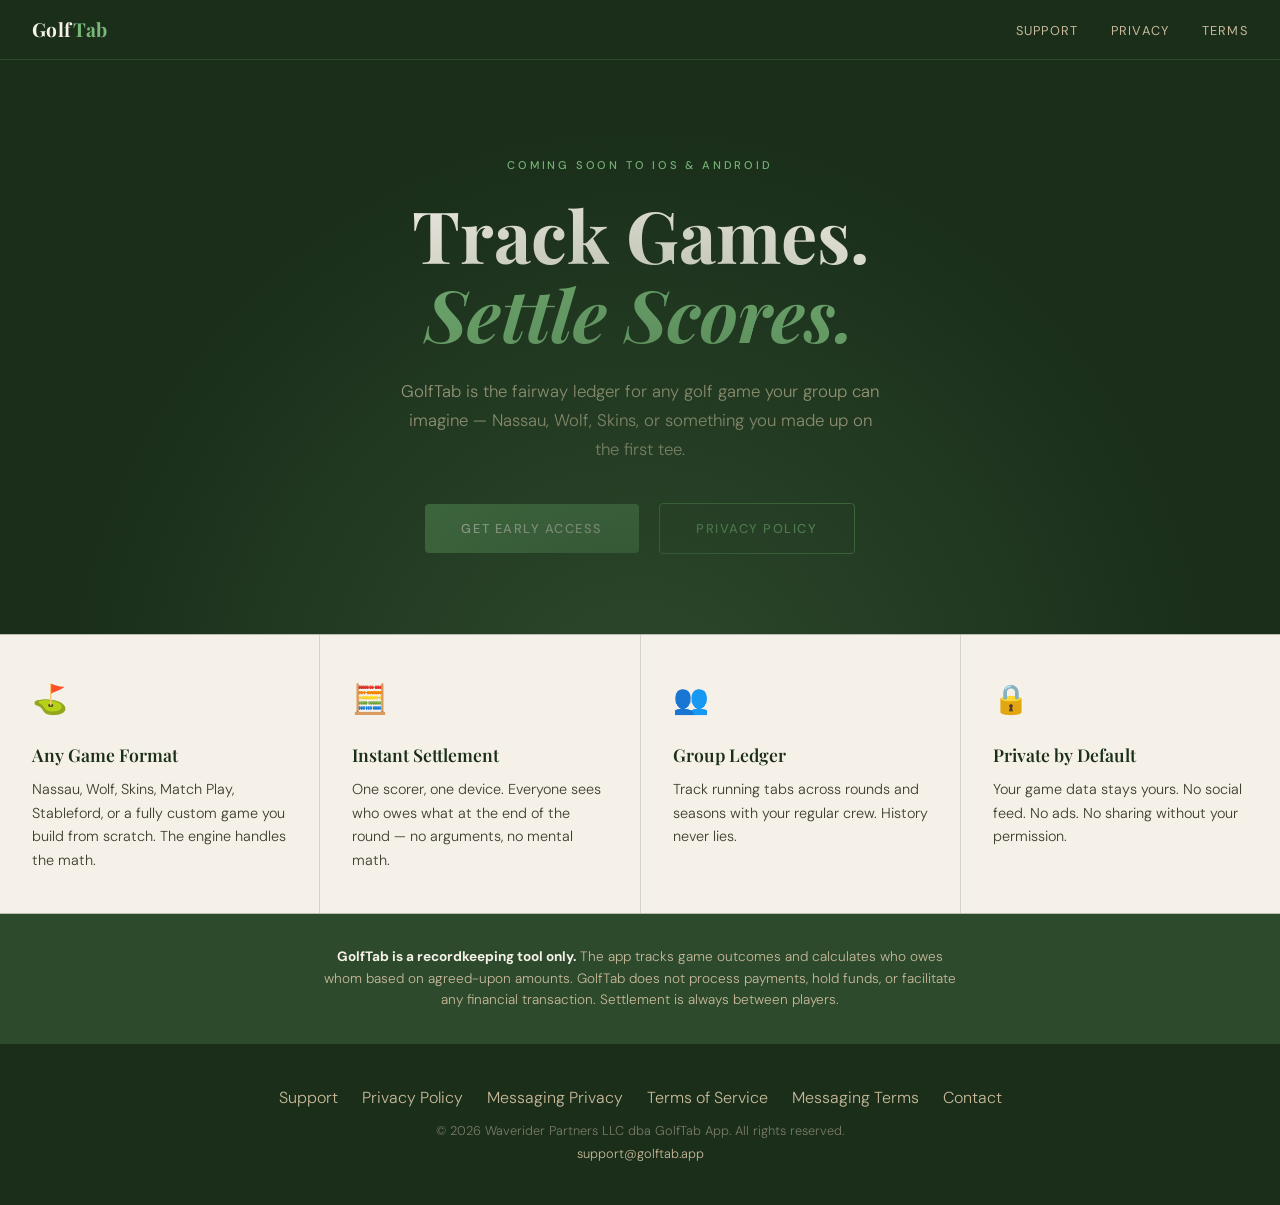
<file: index.html>
<!DOCTYPE html>
<html lang="en">
<head>
  <meta charset="UTF-8" />
  <meta name="viewport" content="width=device-width, initial-scale=1.0" />
  <title>GolfTab — Track Games. Settle Scores.</title>
  <meta name="description" content="GolfTab is a mobile app for tracking golf games and running tabs between friends. Any format. Any game. Instant settlement math." />
  <link rel="stylesheet" href="style.css" />
</head>
<body>

<nav>
  <a href="index.html" class="nav-logo">Golf<span>Tab</span></a>
  <ul>
    <li><a href="support.html">Support</a></li>
    <li><a href="privacy.html">Privacy</a></li>
    <li><a href="terms.html">Terms</a></li>
  </ul>
</nav>

<section class="hero">
  <p class="hero-eyebrow">Coming Soon to iOS &amp; Android</p>
  <h1>Track Games.<br><em>Settle Scores.</em></h1>
  <p class="hero-sub">GolfTab is the fairway ledger for any golf game your group can imagine — Nassau, Wolf, Skins, or something you made up on the first tee.</p>
  <div>
    <a href="mailto:support@golftab.app" class="btn">Get Early Access</a>
    <a href="privacy.html" class="btn btn-outline">Privacy Policy</a>
  </div>
</section>

<section class="features">
  <div class="feature-card">
    <div class="feature-icon">⛳</div>
    <h3>Any Game Format</h3>
    <p>Nassau, Wolf, Skins, Match Play, Stableford, or a fully custom game you build from scratch. The engine handles the math.</p>
  </div>
  <div class="feature-card">
    <div class="feature-icon">🧮</div>
    <h3>Instant Settlement</h3>
    <p>One scorer, one device. Everyone sees who owes what at the end of the round — no arguments, no mental math.</p>
  </div>
  <div class="feature-card">
    <div class="feature-icon">👥</div>
    <h3>Group Ledger</h3>
    <p>Track running tabs across rounds and seasons with your regular crew. History never lies.</p>
  </div>
  <div class="feature-card">
    <div class="feature-icon">🔒</div>
    <h3>Private by Default</h3>
    <p>Your game data stays yours. No social feed. No ads. No sharing without your permission.</p>
  </div>
</section>

<div class="disclaimer-band">
  <p><strong>GolfTab is a recordkeeping tool only.</strong> The app tracks game outcomes and calculates who owes whom based on agreed-upon amounts. GolfTab does not process payments, hold funds, or facilitate any financial transaction. Settlement is always between players.</p>
</div>

<footer>
  <div class="footer-links">
    <a href="support.html">Support</a>
    <a href="privacy.html">Privacy Policy</a>
    <a href="messaging-privacy.html">Messaging Privacy</a>
    <a href="terms.html">Terms of Service</a>
    <a href="messaging-terms.html">Messaging Terms</a>
    <a href="mailto:support@golftab.app">Contact</a>
  </div>
  <p>&copy; 2026 Waverider Partners LLC dba GolfTab App. All rights reserved.<br>
  <a href="mailto:support@golftab.app">support@golftab.app</a></p>
</footer>

</body>
</html>
</file>
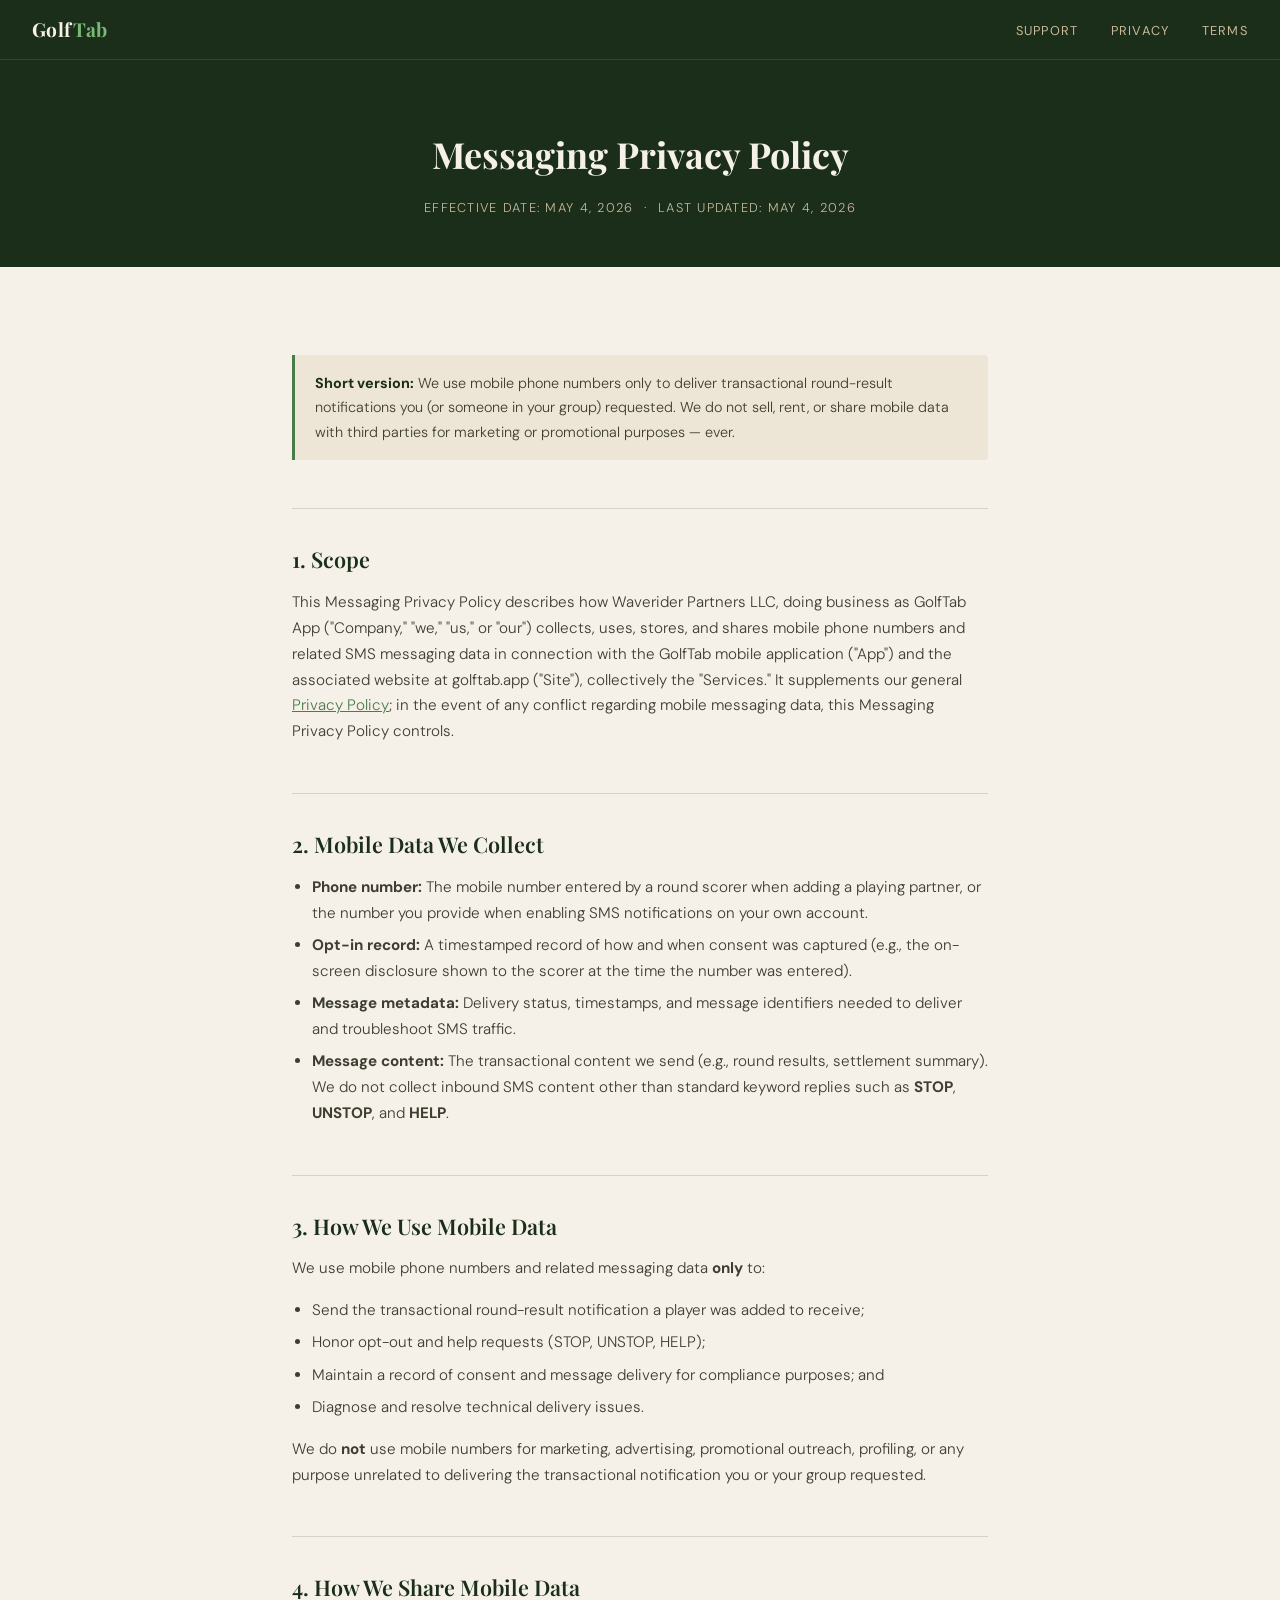
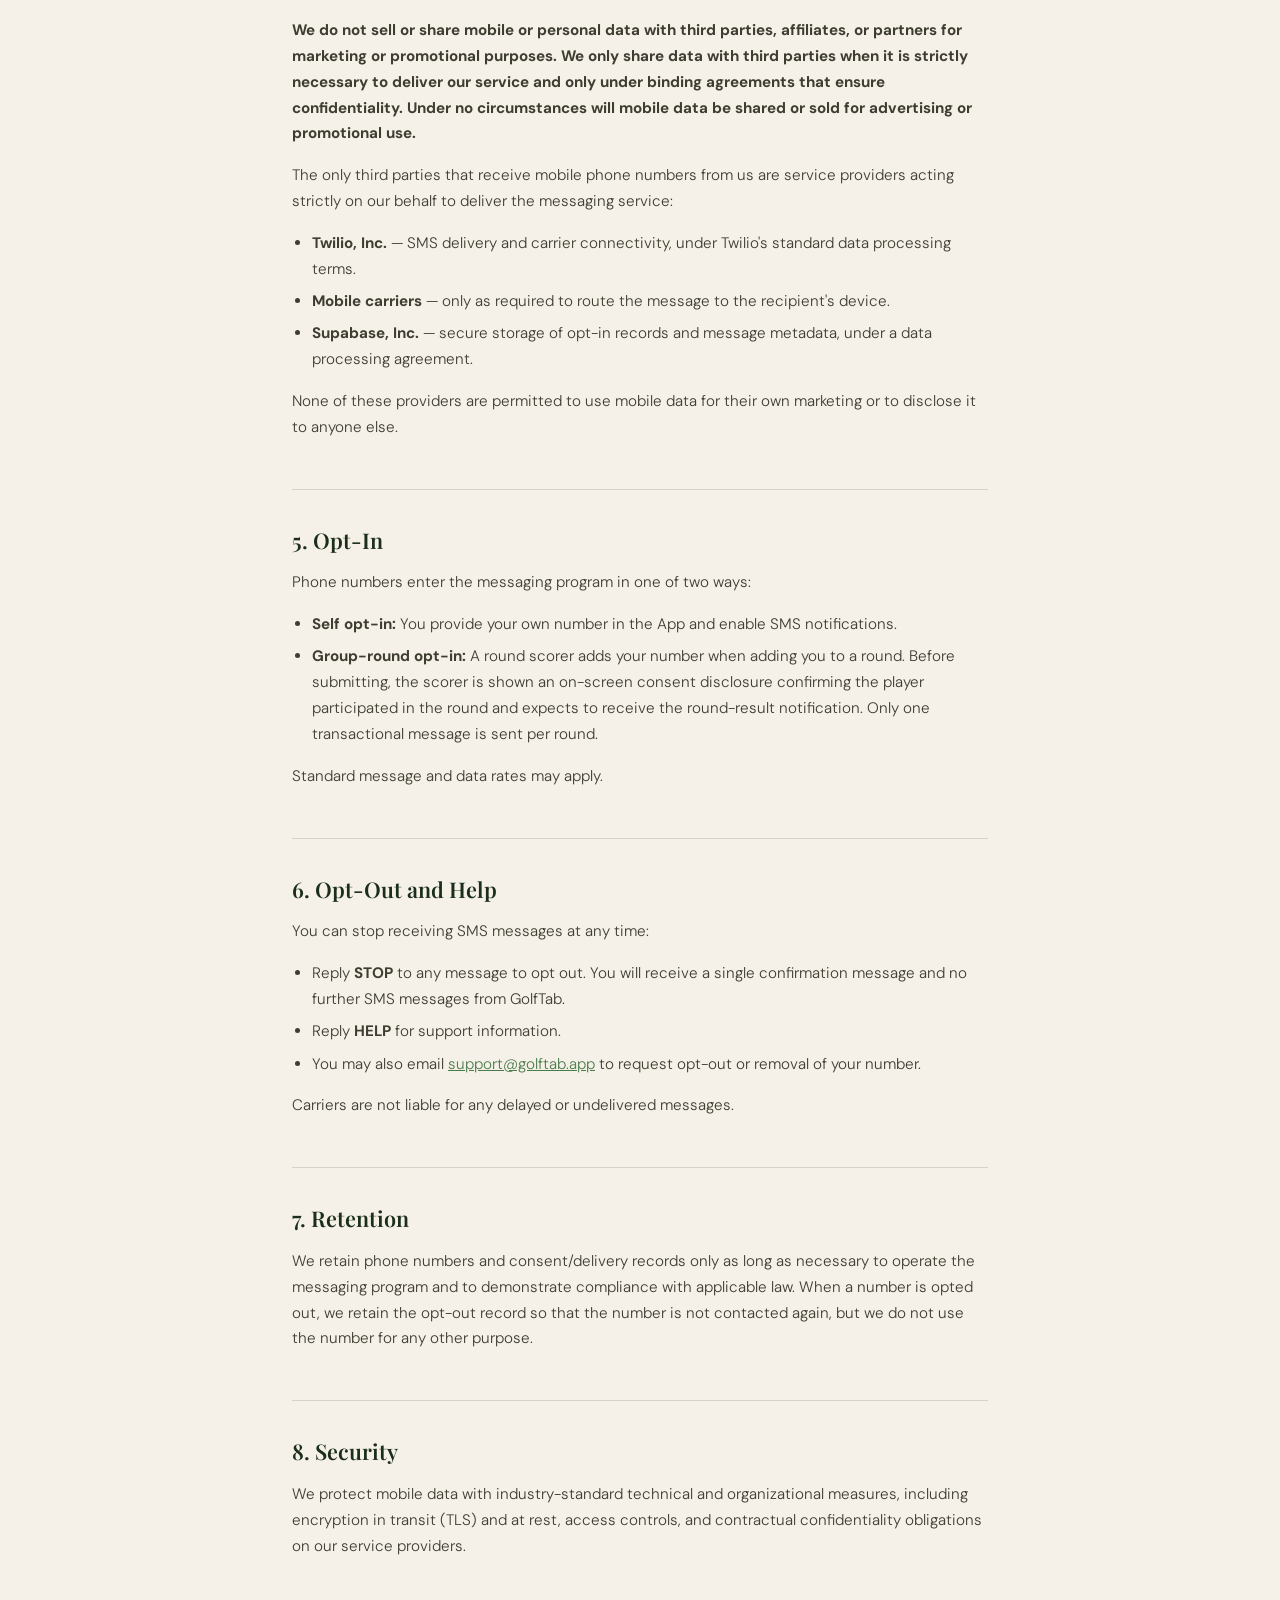
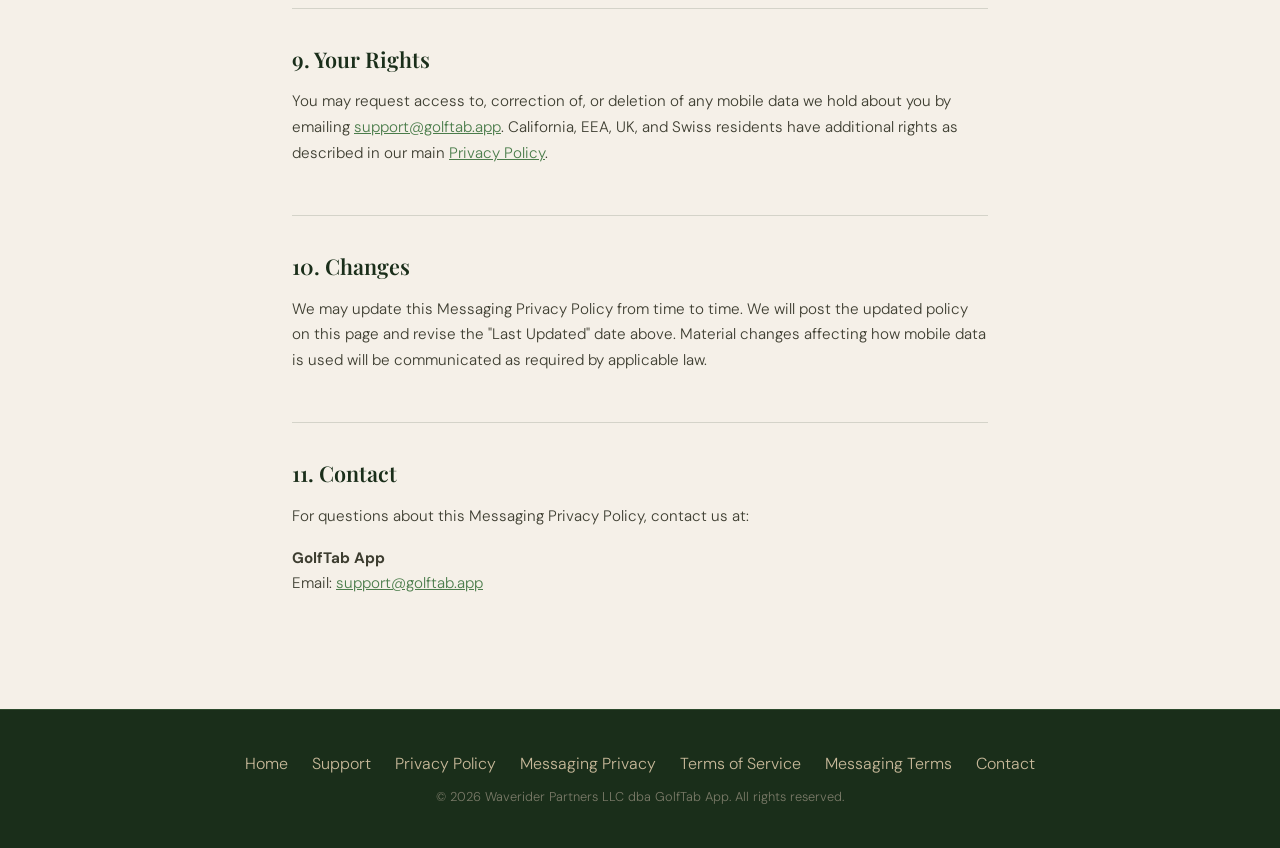
<file: messaging-privacy.html>
<!DOCTYPE html>
<html lang="en">
<head>
  <meta charset="UTF-8" />
  <meta name="viewport" content="width=device-width, initial-scale=1.0" />
  <title>Messaging Privacy Policy — GolfTab App</title>
  <meta name="description" content="GolfTab App Messaging Privacy Policy. How we collect, use, and protect mobile phone numbers and SMS data." />
  <link rel="stylesheet" href="style.css" />
</head>
<body>

<nav>
  <a href="index.html" class="nav-logo">Golf<span>Tab</span></a>
  <ul>
    <li><a href="support.html">Support</a></li>
    <li><a href="privacy.html">Privacy</a></li>
    <li><a href="terms.html">Terms</a></li>
  </ul>
</nav>

<div class="legal-hero">
  <h1>Messaging Privacy Policy</h1>
  <p class="meta">Effective Date: May 4, 2026 &nbsp;·&nbsp; Last Updated: May 4, 2026</p>
</div>

<div class="legal-body">

  <div class="callout">
    <strong>Short version:</strong> We use mobile phone numbers only to deliver transactional round-result notifications you (or someone in your group) requested. We do not sell, rent, or share mobile data with third parties for marketing or promotional purposes — ever.
  </div>

  <h2>1. Scope</h2>
  <p>This Messaging Privacy Policy describes how Waverider Partners LLC, doing business as GolfTab App ("Company," "we," "us," or "our") collects, uses, stores, and shares mobile phone numbers and related SMS messaging data in connection with the GolfTab mobile application ("App") and the associated website at golftab.app ("Site"), collectively the "Services." It supplements our general <a href="privacy.html">Privacy Policy</a>; in the event of any conflict regarding mobile messaging data, this Messaging Privacy Policy controls.</p>

  <h2>2. Mobile Data We Collect</h2>
  <ul>
    <li><strong>Phone number:</strong> The mobile number entered by a round scorer when adding a playing partner, or the number you provide when enabling SMS notifications on your own account.</li>
    <li><strong>Opt-in record:</strong> A timestamped record of how and when consent was captured (e.g., the on-screen disclosure shown to the scorer at the time the number was entered).</li>
    <li><strong>Message metadata:</strong> Delivery status, timestamps, and message identifiers needed to deliver and troubleshoot SMS traffic.</li>
    <li><strong>Message content:</strong> The transactional content we send (e.g., round results, settlement summary). We do not collect inbound SMS content other than standard keyword replies such as <strong>STOP</strong>, <strong>UNSTOP</strong>, and <strong>HELP</strong>.</li>
  </ul>

  <h2>3. How We Use Mobile Data</h2>
  <p>We use mobile phone numbers and related messaging data <strong>only</strong> to:</p>
  <ul>
    <li>Send the transactional round-result notification a player was added to receive;</li>
    <li>Honor opt-out and help requests (STOP, UNSTOP, HELP);</li>
    <li>Maintain a record of consent and message delivery for compliance purposes; and</li>
    <li>Diagnose and resolve technical delivery issues.</li>
  </ul>
  <p>We do <strong>not</strong> use mobile numbers for marketing, advertising, promotional outreach, profiling, or any purpose unrelated to delivering the transactional notification you or your group requested.</p>

  <h2>4. How We Share Mobile Data</h2>
  <p><strong>We do not sell or share mobile or personal data with third parties, affiliates, or partners for marketing or promotional purposes. We only share data with third parties when it is strictly necessary to deliver our service and only under binding agreements that ensure confidentiality. Under no circumstances will mobile data be shared or sold for advertising or promotional use.</strong></p>
  <p>The only third parties that receive mobile phone numbers from us are service providers acting strictly on our behalf to deliver the messaging service:</p>
  <ul>
    <li><strong>Twilio, Inc.</strong> — SMS delivery and carrier connectivity, under Twilio's standard data processing terms.</li>
    <li><strong>Mobile carriers</strong> — only as required to route the message to the recipient's device.</li>
    <li><strong>Supabase, Inc.</strong> — secure storage of opt-in records and message metadata, under a data processing agreement.</li>
  </ul>
  <p>None of these providers are permitted to use mobile data for their own marketing or to disclose it to anyone else.</p>

  <h2>5. Opt-In</h2>
  <p>Phone numbers enter the messaging program in one of two ways:</p>
  <ul>
    <li><strong>Self opt-in:</strong> You provide your own number in the App and enable SMS notifications.</li>
    <li><strong>Group-round opt-in:</strong> A round scorer adds your number when adding you to a round. Before submitting, the scorer is shown an on-screen consent disclosure confirming the player participated in the round and expects to receive the round-result notification. Only one transactional message is sent per round.</li>
  </ul>
  <p>Standard message and data rates may apply.</p>

  <h2>6. Opt-Out and Help</h2>
  <p>You can stop receiving SMS messages at any time:</p>
  <ul>
    <li>Reply <strong>STOP</strong> to any message to opt out. You will receive a single confirmation message and no further SMS messages from GolfTab.</li>
    <li>Reply <strong>HELP</strong> for support information.</li>
    <li>You may also email <a href="mailto:support@golftab.app">support@golftab.app</a> to request opt-out or removal of your number.</li>
  </ul>
  <p>Carriers are not liable for any delayed or undelivered messages.</p>

  <h2>7. Retention</h2>
  <p>We retain phone numbers and consent/delivery records only as long as necessary to operate the messaging program and to demonstrate compliance with applicable law. When a number is opted out, we retain the opt-out record so that the number is not contacted again, but we do not use the number for any other purpose.</p>

  <h2>8. Security</h2>
  <p>We protect mobile data with industry-standard technical and organizational measures, including encryption in transit (TLS) and at rest, access controls, and contractual confidentiality obligations on our service providers.</p>

  <h2>9. Your Rights</h2>
  <p>You may request access to, correction of, or deletion of any mobile data we hold about you by emailing <a href="mailto:support@golftab.app">support@golftab.app</a>. California, EEA, UK, and Swiss residents have additional rights as described in our main <a href="privacy.html">Privacy Policy</a>.</p>

  <h2>10. Changes</h2>
  <p>We may update this Messaging Privacy Policy from time to time. We will post the updated policy on this page and revise the "Last Updated" date above. Material changes affecting how mobile data is used will be communicated as required by applicable law.</p>

  <h2>11. Contact</h2>
  <p>For questions about this Messaging Privacy Policy, contact us at:</p>
  <p>
    <strong>GolfTab App</strong><br>
    Email: <a href="mailto:support@golftab.app">support@golftab.app</a>
  </p>

</div>

<footer>
  <div class="footer-links">
    <a href="index.html">Home</a>
    <a href="support.html">Support</a>
    <a href="privacy.html">Privacy Policy</a>
    <a href="messaging-privacy.html">Messaging Privacy</a>
    <a href="terms.html">Terms of Service</a>
    <a href="messaging-terms.html">Messaging Terms</a>
    <a href="mailto:support@golftab.app">Contact</a>
  </div>
  <p>&copy; 2026 Waverider Partners LLC dba GolfTab App. All rights reserved.</p>
</footer>

</body>
</html>
</file>
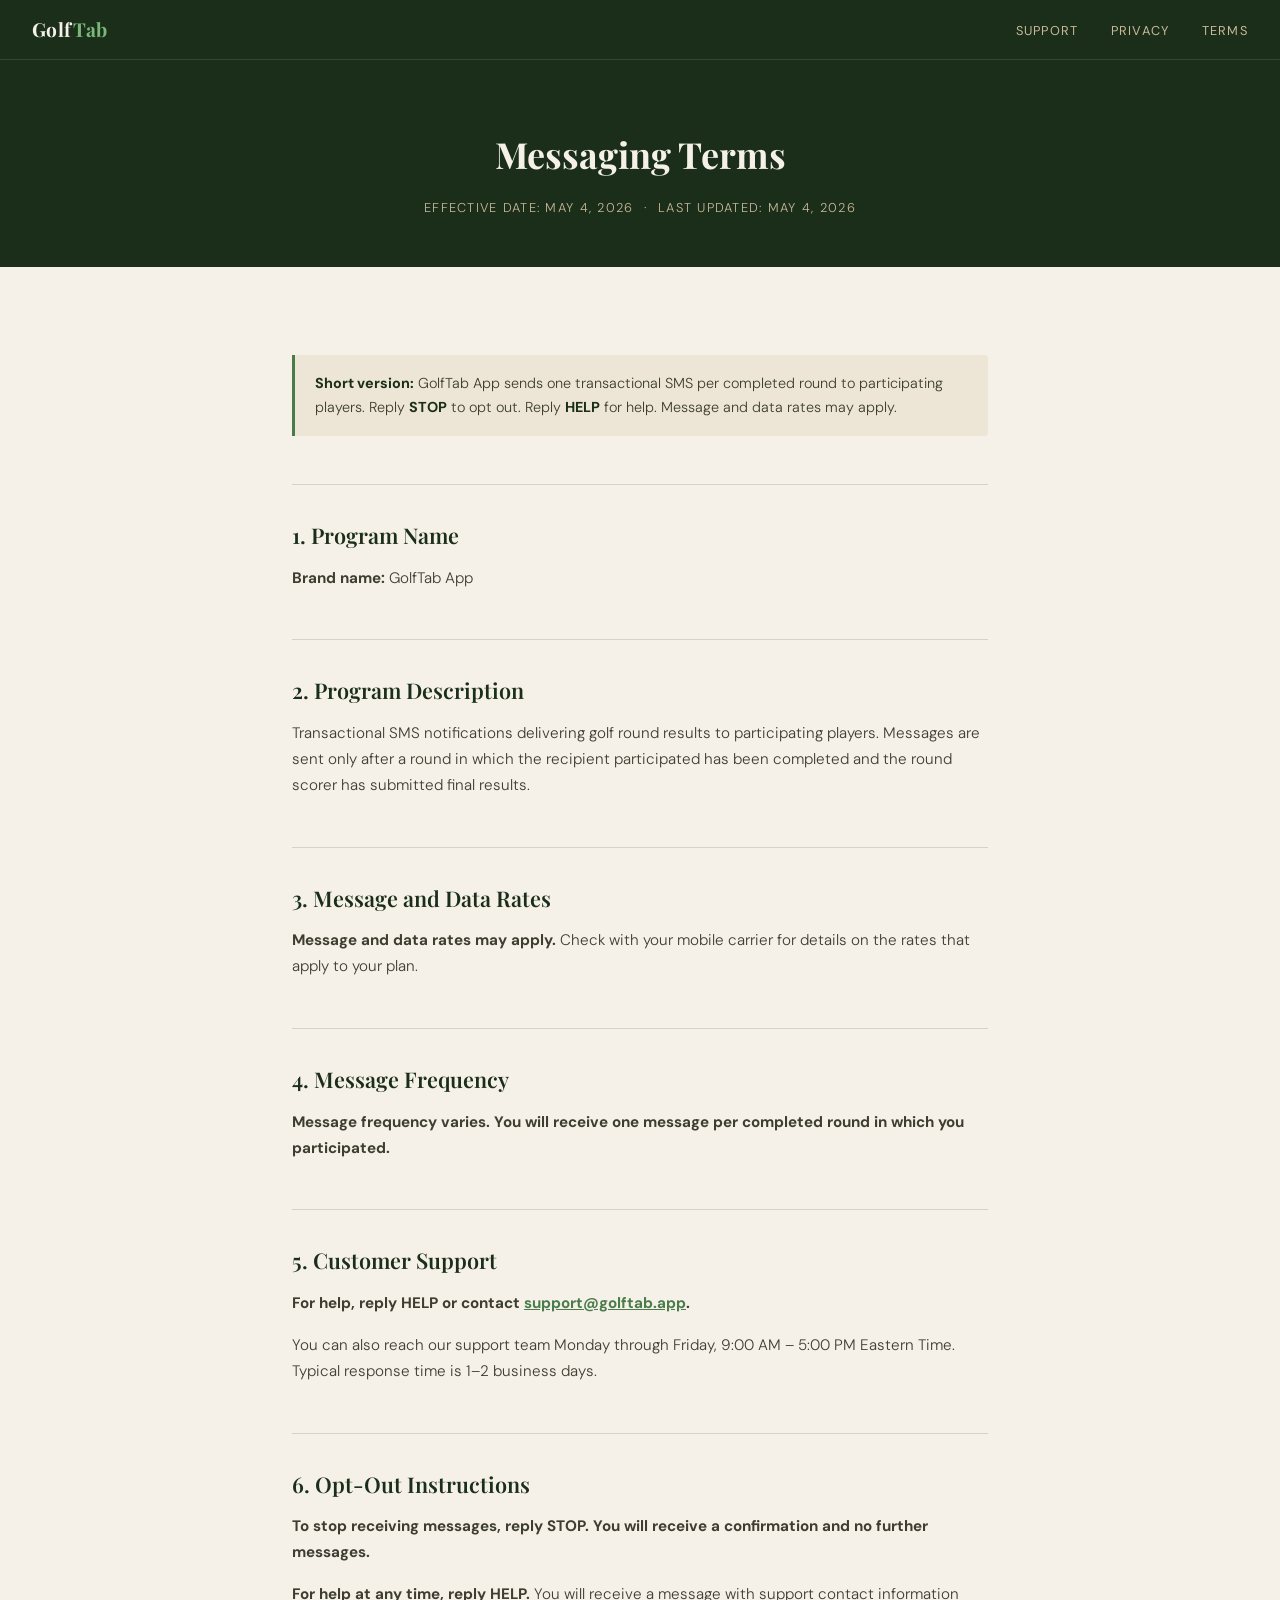
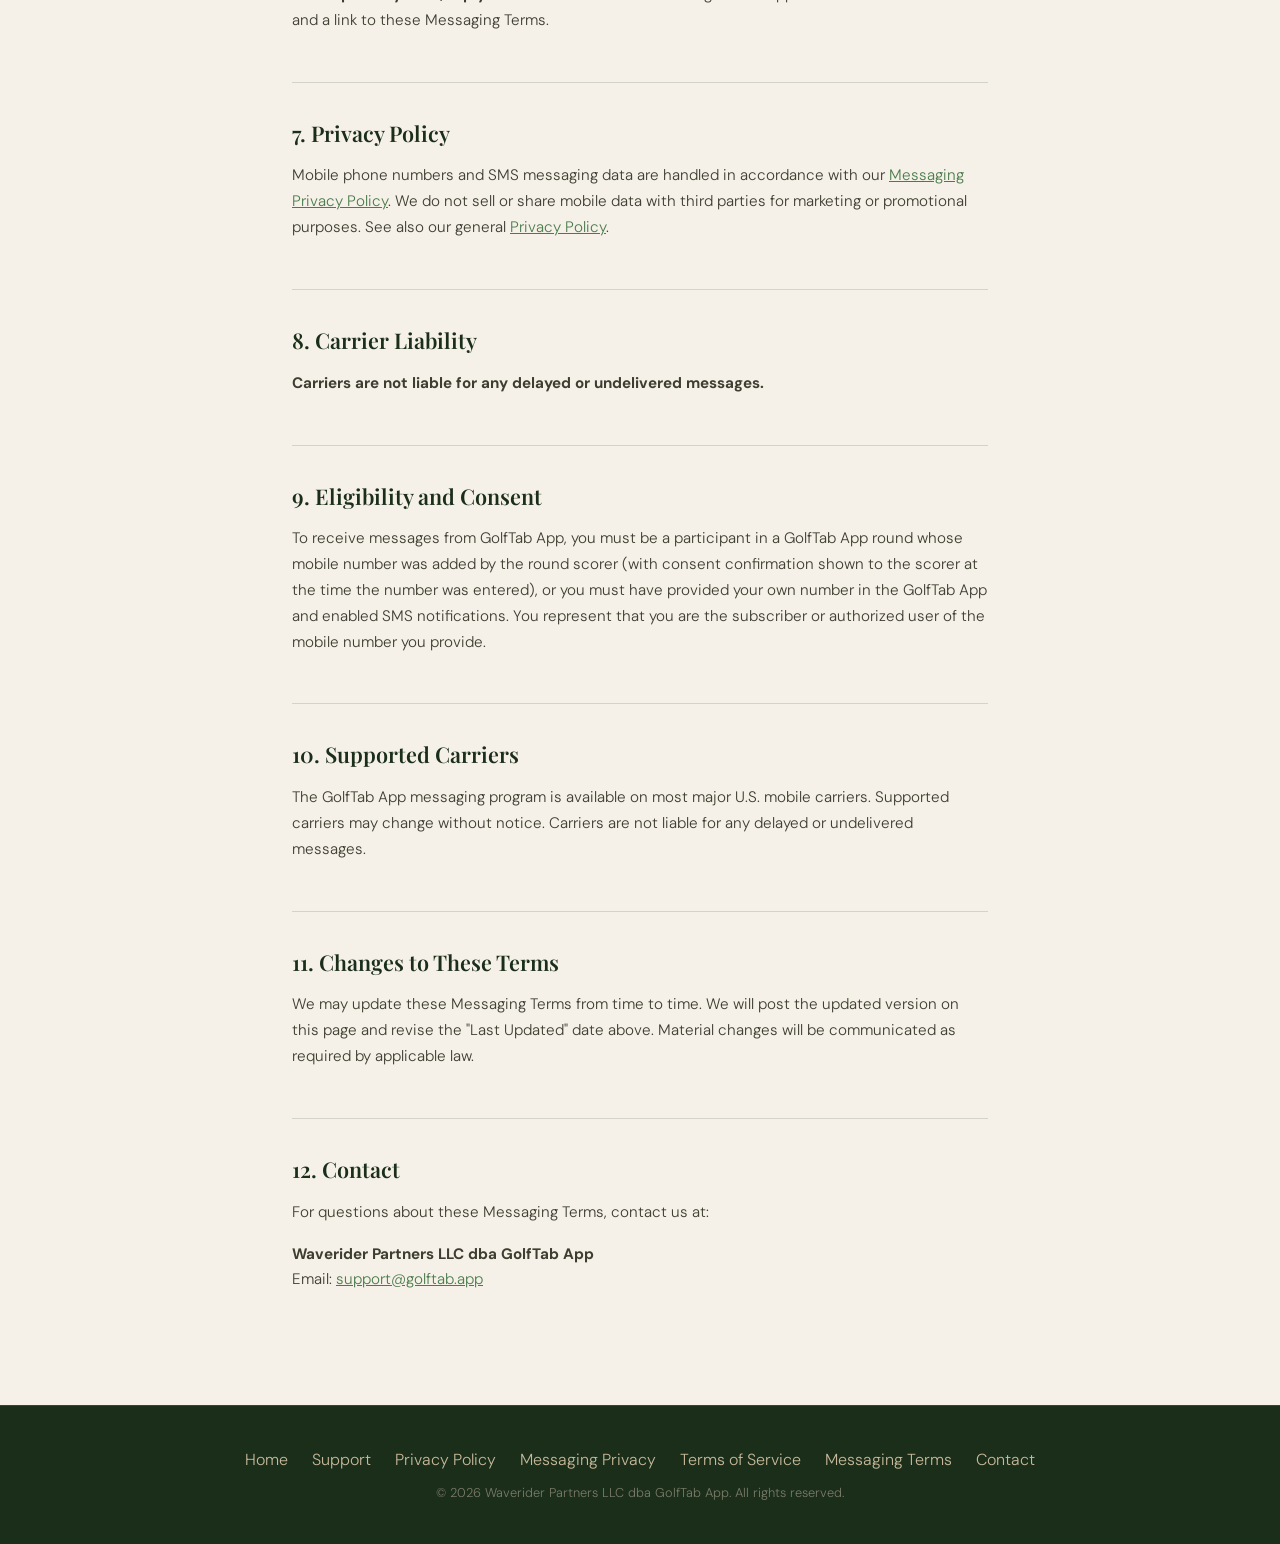
<file: messaging-terms.html>
<!DOCTYPE html>
<html lang="en">
<head>
  <meta charset="UTF-8" />
  <meta name="viewport" content="width=device-width, initial-scale=1.0" />
  <title>Messaging Terms — GolfTab App</title>
  <meta name="description" content="GolfTab App Messaging Terms. Terms governing the GolfTab SMS notification program: program description, message frequency, opt-out, and carrier disclosures." />
  <link rel="stylesheet" href="style.css" />
</head>
<body>

<nav>
  <a href="index.html" class="nav-logo">Golf<span>Tab</span></a>
  <ul>
    <li><a href="support.html">Support</a></li>
    <li><a href="privacy.html">Privacy</a></li>
    <li><a href="terms.html">Terms</a></li>
  </ul>
</nav>

<div class="legal-hero">
  <h1>Messaging Terms</h1>
  <p class="meta">Effective Date: May 4, 2026 &nbsp;·&nbsp; Last Updated: May 4, 2026</p>
</div>

<div class="legal-body">

  <div class="callout">
    <strong>Short version:</strong> GolfTab App sends one transactional SMS per completed round to participating players. Reply <strong>STOP</strong> to opt out. Reply <strong>HELP</strong> for help. Message and data rates may apply.
  </div>

  <h2>1. Program Name</h2>
  <p><strong>Brand name:</strong> GolfTab App</p>

  <h2>2. Program Description</h2>
  <p>Transactional SMS notifications delivering golf round results to participating players. Messages are sent only after a round in which the recipient participated has been completed and the round scorer has submitted final results.</p>

  <h2>3. Message and Data Rates</h2>
  <p><strong>Message and data rates may apply.</strong> Check with your mobile carrier for details on the rates that apply to your plan.</p>

  <h2>4. Message Frequency</h2>
  <p><strong>Message frequency varies. You will receive one message per completed round in which you participated.</strong></p>

  <h2>5. Customer Support</h2>
  <p><strong>For help, reply HELP or contact <a href="mailto:support@golftab.app">support@golftab.app</a>.</strong></p>
  <p>You can also reach our support team Monday through Friday, 9:00 AM – 5:00 PM Eastern Time. Typical response time is 1–2 business days.</p>

  <h2>6. Opt-Out Instructions</h2>
  <p><strong>To stop receiving messages, reply STOP. You will receive a confirmation and no further messages.</strong></p>
  <p><strong>For help at any time, reply HELP.</strong> You will receive a message with support contact information and a link to these Messaging Terms.</p>

  <h2>7. Privacy Policy</h2>
  <p>Mobile phone numbers and SMS messaging data are handled in accordance with our <a href="messaging-privacy.html">Messaging Privacy Policy</a>. We do not sell or share mobile data with third parties for marketing or promotional purposes. See also our general <a href="privacy.html">Privacy Policy</a>.</p>

  <h2>8. Carrier Liability</h2>
  <p><strong>Carriers are not liable for any delayed or undelivered messages.</strong></p>

  <h2>9. Eligibility and Consent</h2>
  <p>To receive messages from GolfTab App, you must be a participant in a GolfTab App round whose mobile number was added by the round scorer (with consent confirmation shown to the scorer at the time the number was entered), or you must have provided your own number in the GolfTab App and enabled SMS notifications. You represent that you are the subscriber or authorized user of the mobile number you provide.</p>

  <h2>10. Supported Carriers</h2>
  <p>The GolfTab App messaging program is available on most major U.S. mobile carriers. Supported carriers may change without notice. Carriers are not liable for any delayed or undelivered messages.</p>

  <h2>11. Changes to These Terms</h2>
  <p>We may update these Messaging Terms from time to time. We will post the updated version on this page and revise the "Last Updated" date above. Material changes will be communicated as required by applicable law.</p>

  <h2>12. Contact</h2>
  <p>For questions about these Messaging Terms, contact us at:</p>
  <p>
    <strong>Waverider Partners LLC dba GolfTab App</strong><br>
    Email: <a href="mailto:support@golftab.app">support@golftab.app</a>
  </p>

</div>

<footer>
  <div class="footer-links">
    <a href="index.html">Home</a>
    <a href="support.html">Support</a>
    <a href="privacy.html">Privacy Policy</a>
    <a href="messaging-privacy.html">Messaging Privacy</a>
    <a href="terms.html">Terms of Service</a>
    <a href="messaging-terms.html">Messaging Terms</a>
    <a href="mailto:support@golftab.app">Contact</a>
  </div>
  <p>&copy; 2026 Waverider Partners LLC dba GolfTab App. All rights reserved.</p>
</footer>

</body>
</html>
</file>
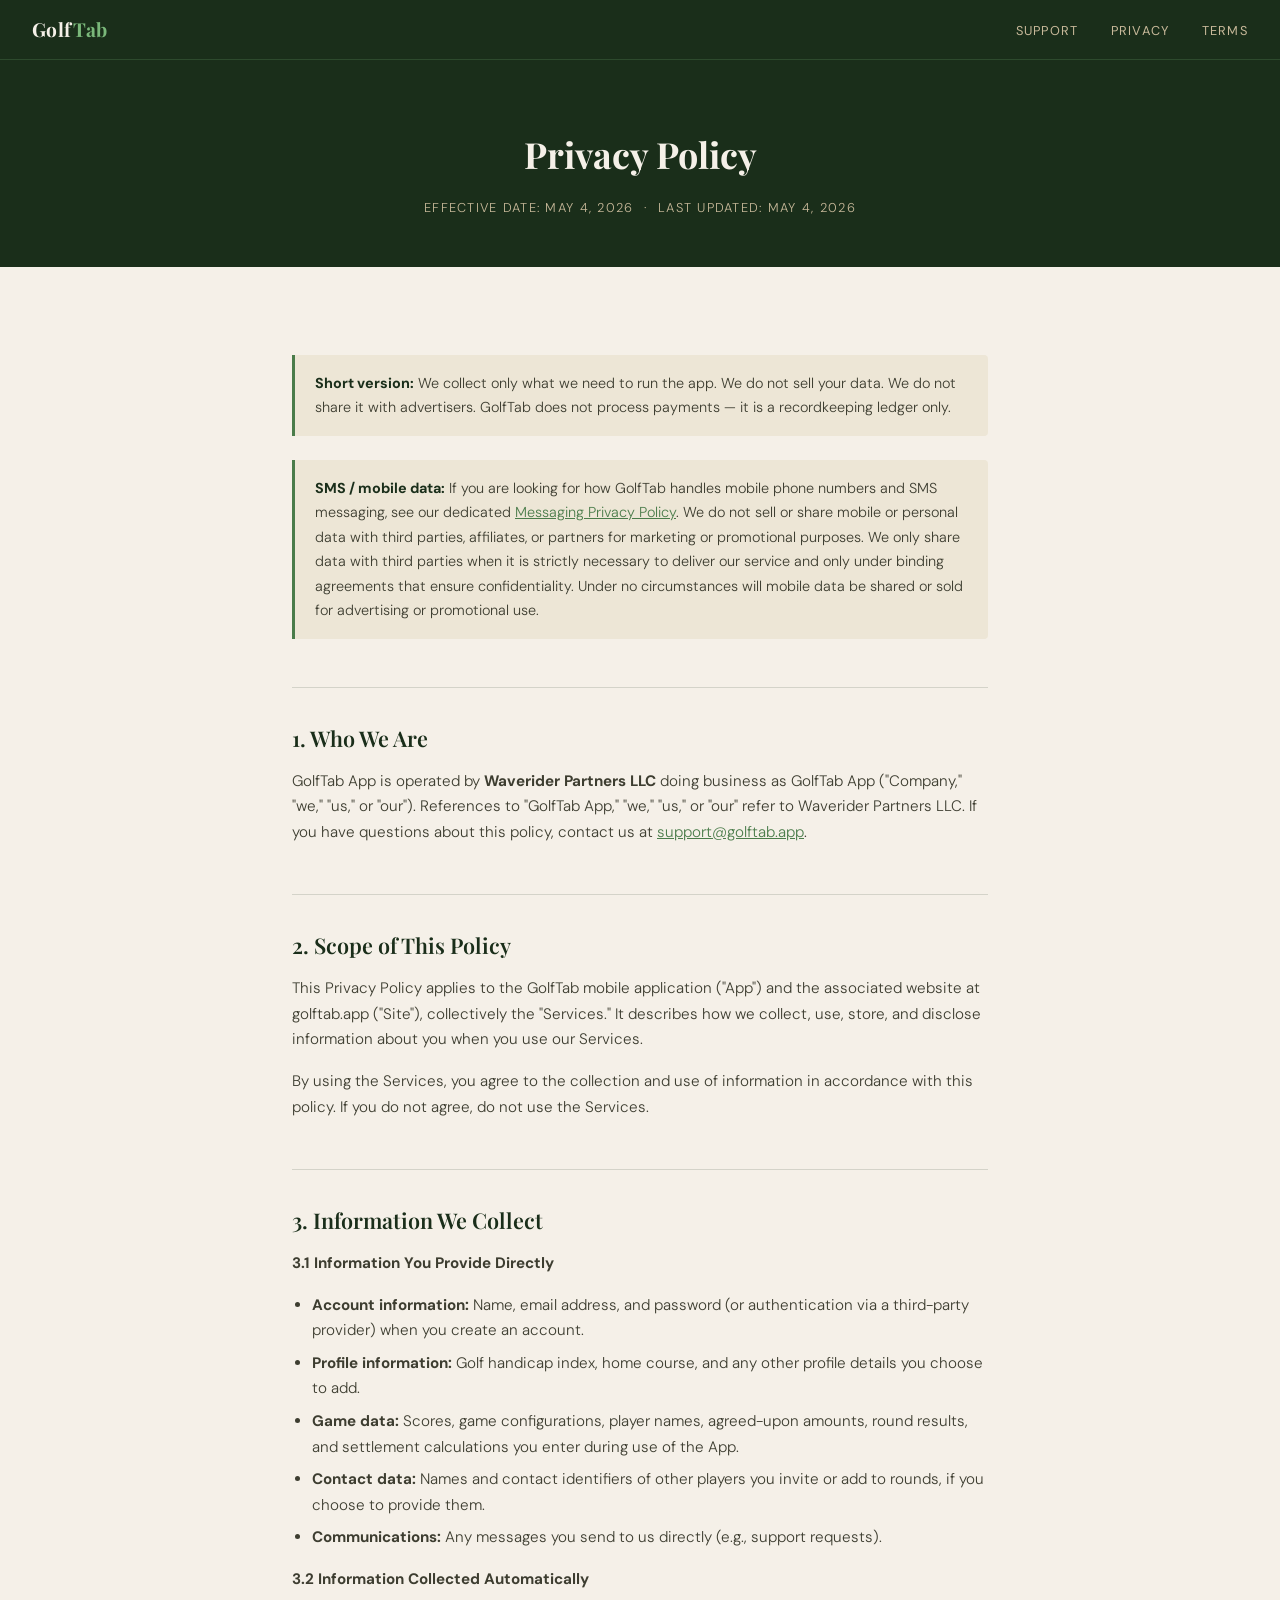
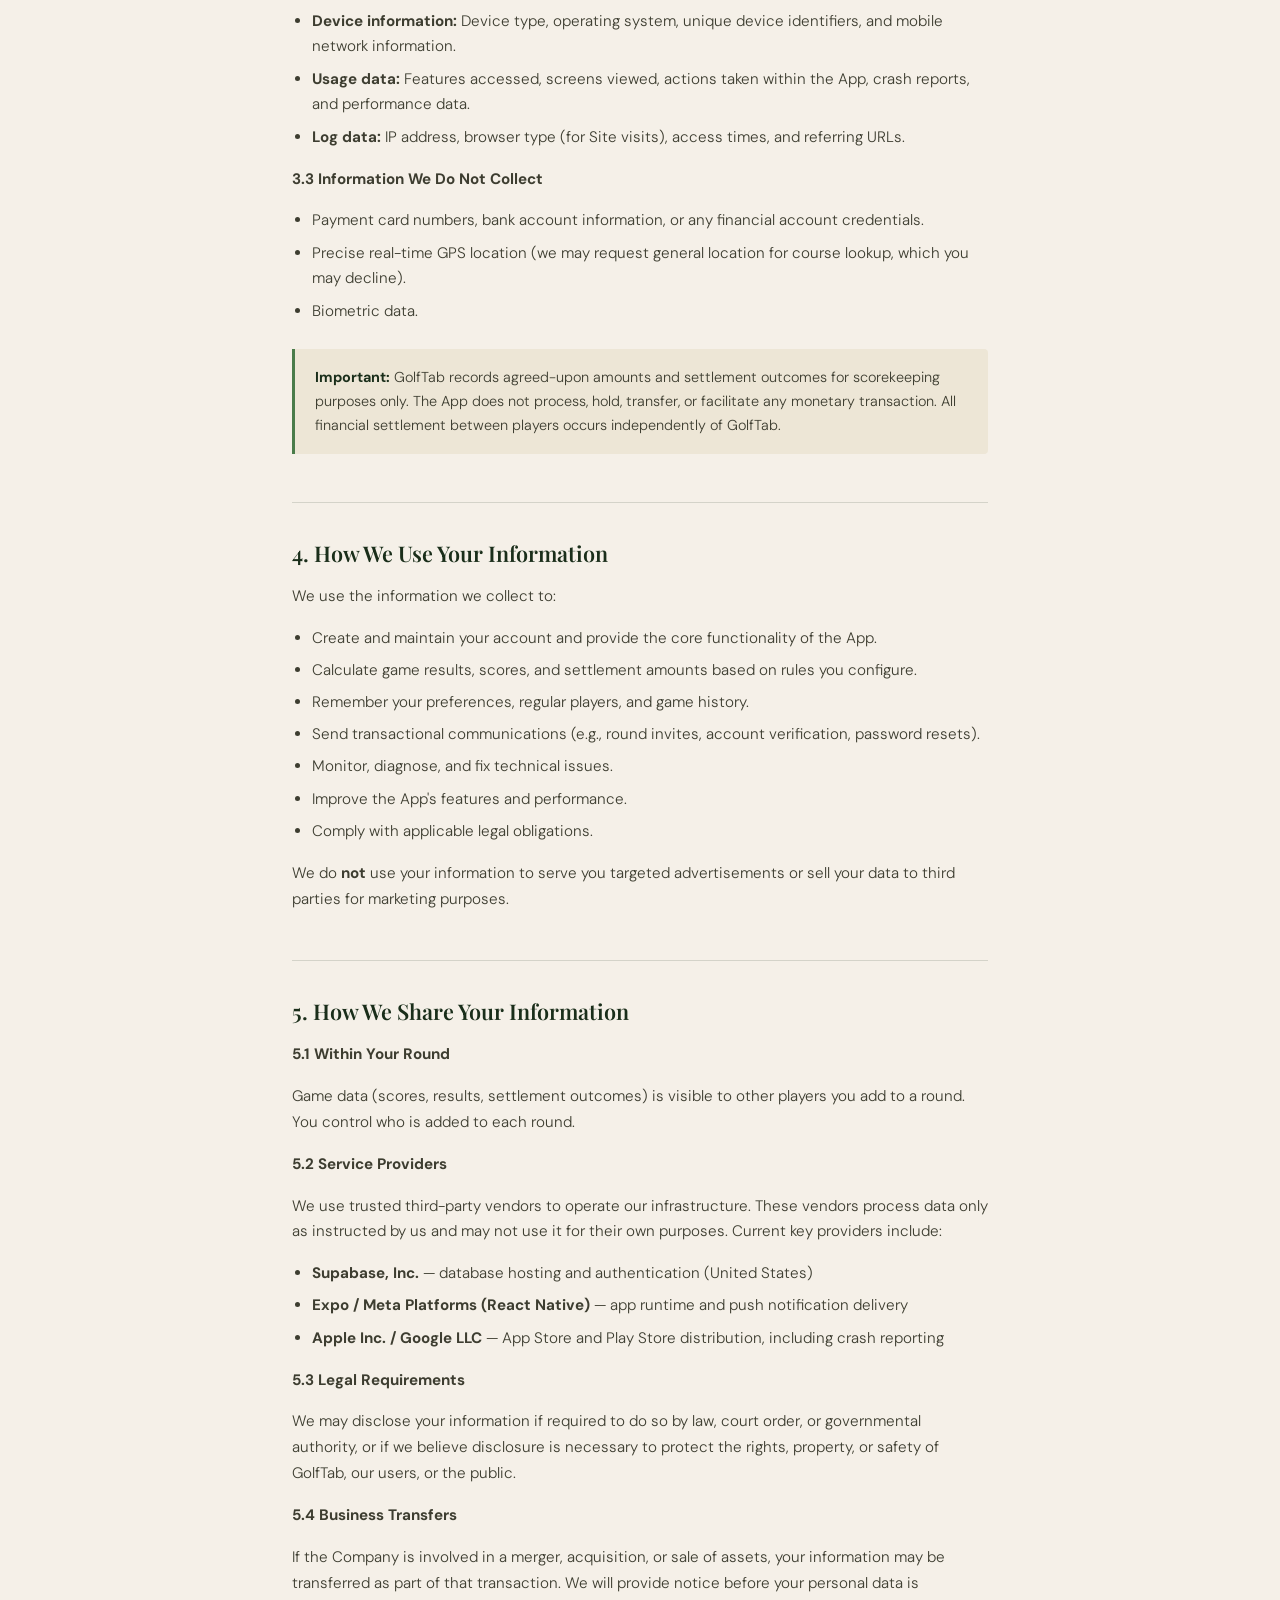
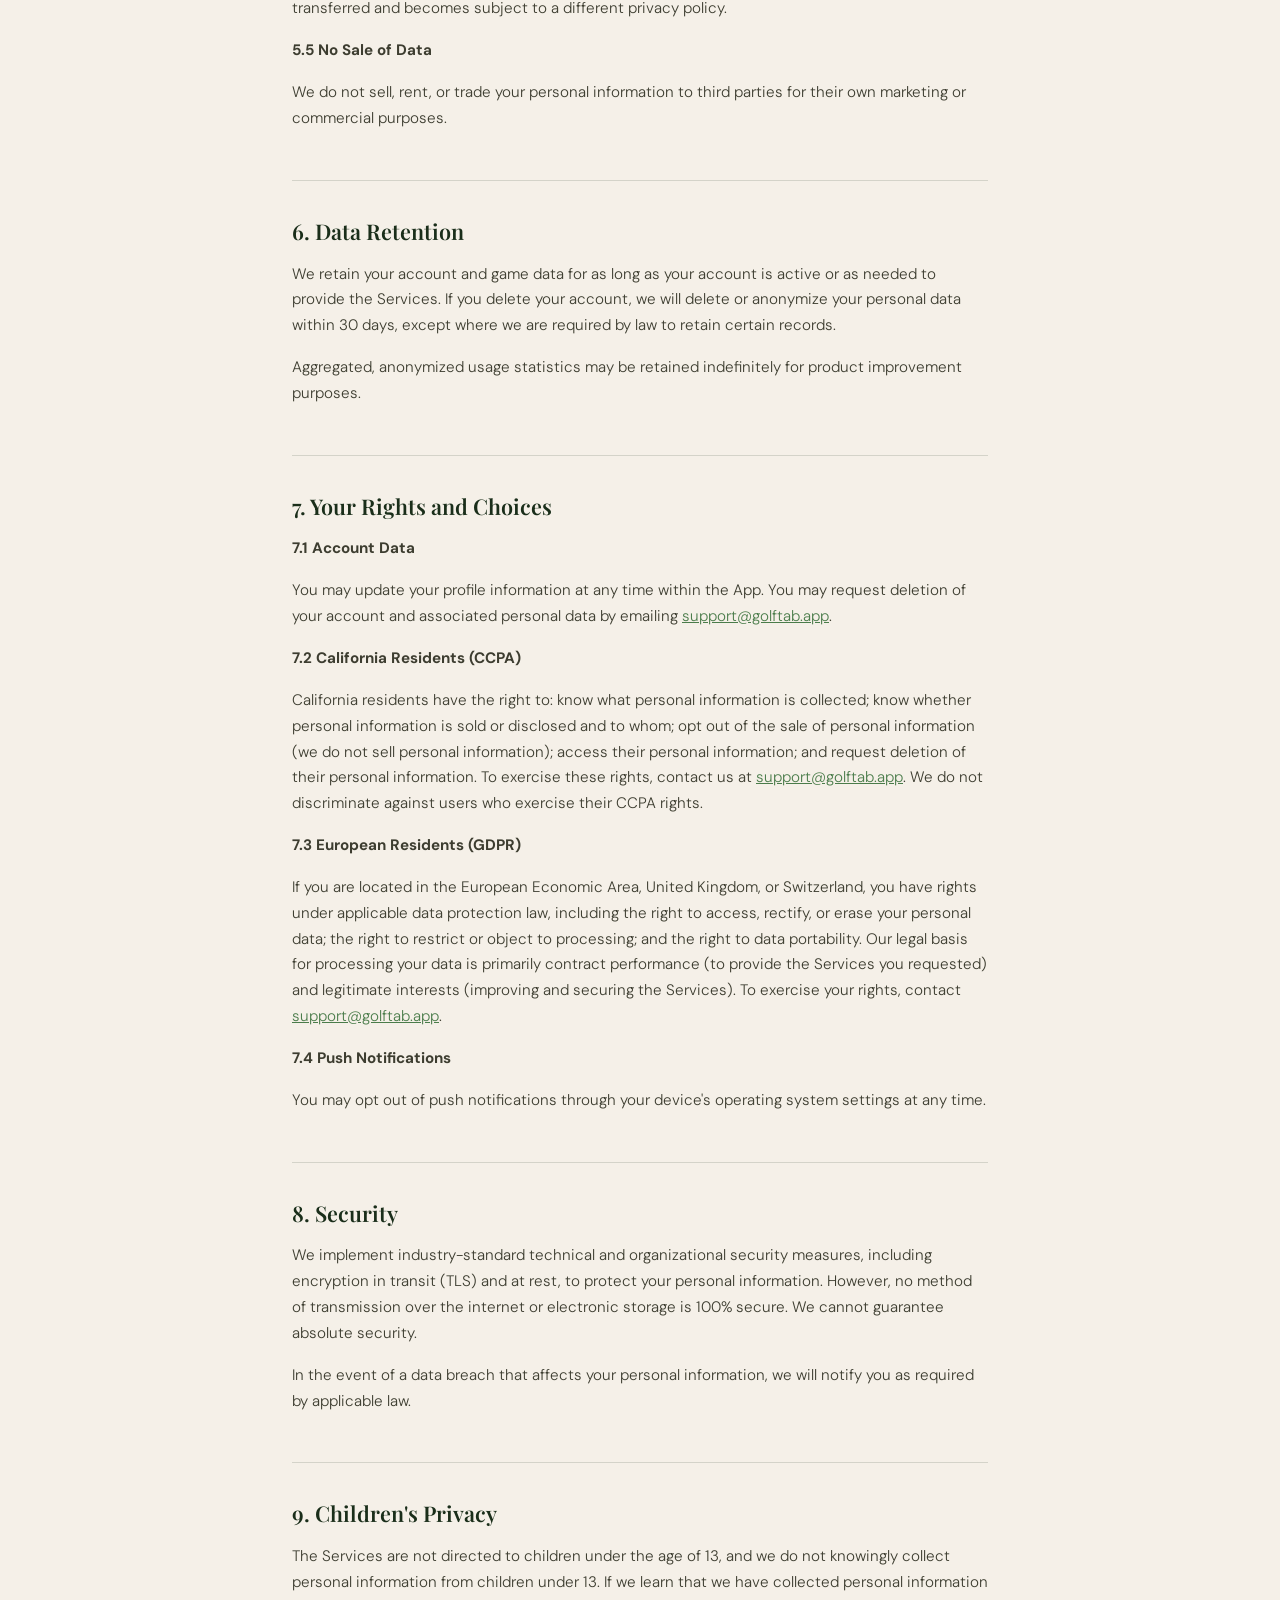
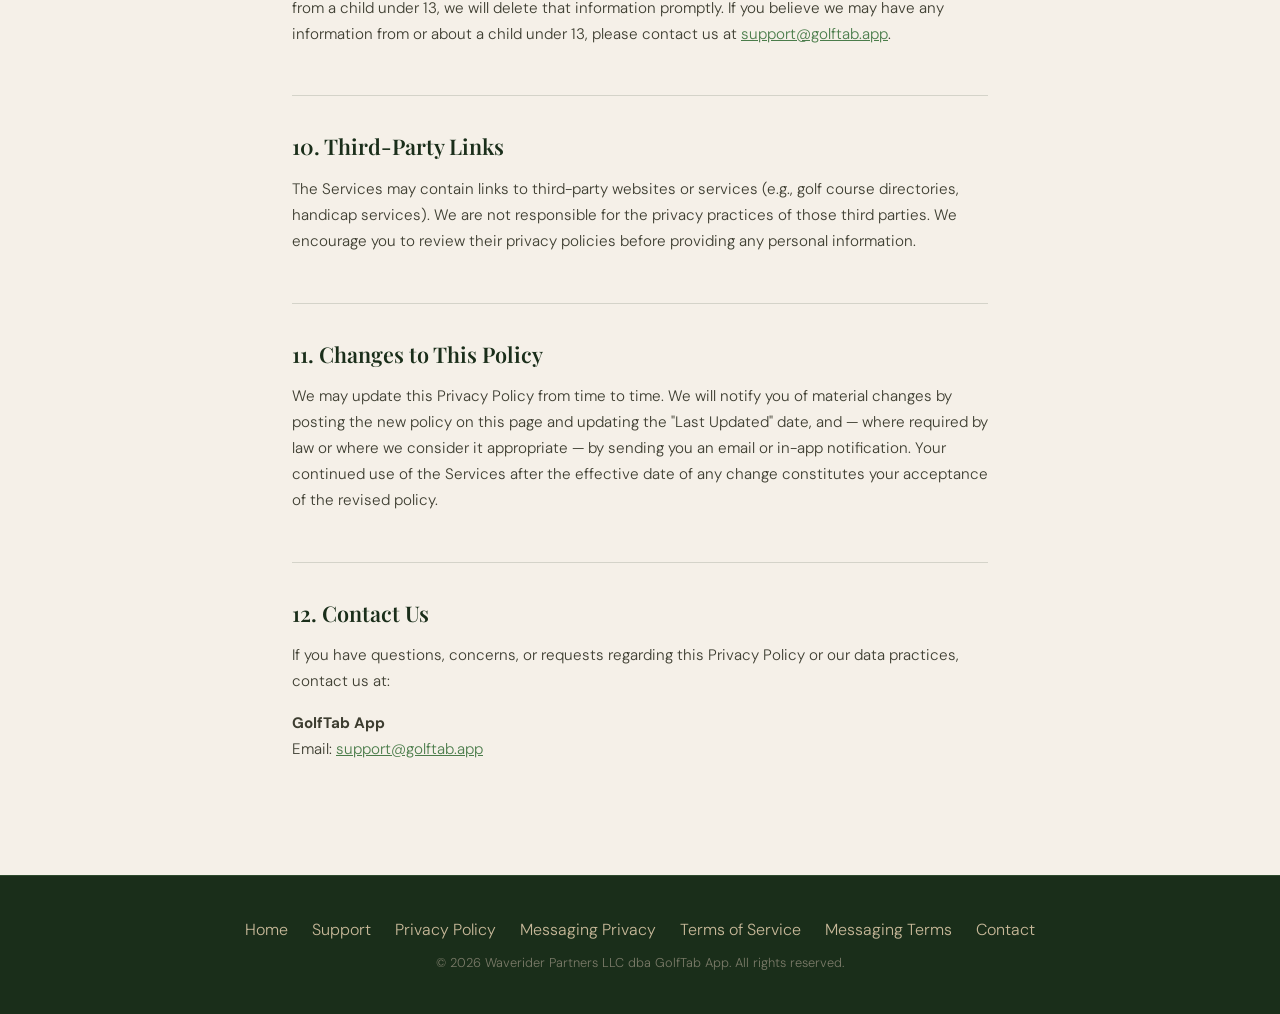
<file: privacy.html>
<!DOCTYPE html>
<html lang="en">
<head>
  <meta charset="UTF-8" />
  <meta name="viewport" content="width=device-width, initial-scale=1.0" />
  <title>Privacy Policy — GolfTab App</title>
  <meta name="description" content="GolfTab App Privacy Policy. How we collect, use, and protect your information." />
  <link rel="stylesheet" href="style.css" />
</head>
<body>

<nav>
  <a href="index.html" class="nav-logo">Golf<span>Tab</span></a>
  <ul>
    <li><a href="support.html">Support</a></li>
    <li><a href="privacy.html">Privacy</a></li>
    <li><a href="terms.html">Terms</a></li>
  </ul>
</nav>

<div class="legal-hero">
  <h1>Privacy Policy</h1>
  <p class="meta">Effective Date: May 4, 2026 &nbsp;·&nbsp; Last Updated: May 4, 2026</p>
</div>

<div class="legal-body">

  <div class="callout">
    <strong>Short version:</strong> We collect only what we need to run the app. We do not sell your data. We do not share it with advertisers. GolfTab does not process payments — it is a recordkeeping ledger only.
  </div>

  <div class="callout">
    <strong>SMS / mobile data:</strong> If you are looking for how GolfTab handles mobile phone numbers and SMS messaging, see our dedicated <a href="messaging-privacy.html">Messaging Privacy Policy</a>. We do not sell or share mobile or personal data with third parties, affiliates, or partners for marketing or promotional purposes. We only share data with third parties when it is strictly necessary to deliver our service and only under binding agreements that ensure confidentiality. Under no circumstances will mobile data be shared or sold for advertising or promotional use.
  </div>

  <h2>1. Who We Are</h2>
  <p>GolfTab App is operated by <strong>Waverider Partners LLC</strong> doing business as GolfTab App ("Company," "we," "us," or "our"). References to "GolfTab App," "we," "us," or "our" refer to Waverider Partners LLC. If you have questions about this policy, contact us at <a href="mailto:support@golftab.app">support@golftab.app</a>.</p>

  <h2>2. Scope of This Policy</h2>
  <p>This Privacy Policy applies to the GolfTab mobile application ("App") and the associated website at golftab.app ("Site"), collectively the "Services." It describes how we collect, use, store, and disclose information about you when you use our Services.</p>
  <p>By using the Services, you agree to the collection and use of information in accordance with this policy. If you do not agree, do not use the Services.</p>

  <h2>3. Information We Collect</h2>

  <p><strong>3.1 Information You Provide Directly</strong></p>
  <ul>
    <li><strong>Account information:</strong> Name, email address, and password (or authentication via a third-party provider) when you create an account.</li>
    <li><strong>Profile information:</strong> Golf handicap index, home course, and any other profile details you choose to add.</li>
    <li><strong>Game data:</strong> Scores, game configurations, player names, agreed-upon amounts, round results, and settlement calculations you enter during use of the App.</li>
    <li><strong>Contact data:</strong> Names and contact identifiers of other players you invite or add to rounds, if you choose to provide them.</li>
    <li><strong>Communications:</strong> Any messages you send to us directly (e.g., support requests).</li>
  </ul>

  <p><strong>3.2 Information Collected Automatically</strong></p>
  <ul>
    <li><strong>Device information:</strong> Device type, operating system, unique device identifiers, and mobile network information.</li>
    <li><strong>Usage data:</strong> Features accessed, screens viewed, actions taken within the App, crash reports, and performance data.</li>
    <li><strong>Log data:</strong> IP address, browser type (for Site visits), access times, and referring URLs.</li>
  </ul>

  <p><strong>3.3 Information We Do Not Collect</strong></p>
  <ul>
    <li>Payment card numbers, bank account information, or any financial account credentials.</li>
    <li>Precise real-time GPS location (we may request general location for course lookup, which you may decline).</li>
    <li>Biometric data.</li>
  </ul>
  <div class="callout">
    <strong>Important:</strong> GolfTab records agreed-upon amounts and settlement outcomes for scorekeeping purposes only. The App does not process, hold, transfer, or facilitate any monetary transaction. All financial settlement between players occurs independently of GolfTab.
  </div>

  <h2>4. How We Use Your Information</h2>
  <p>We use the information we collect to:</p>
  <ul>
    <li>Create and maintain your account and provide the core functionality of the App.</li>
    <li>Calculate game results, scores, and settlement amounts based on rules you configure.</li>
    <li>Remember your preferences, regular players, and game history.</li>
    <li>Send transactional communications (e.g., round invites, account verification, password resets).</li>
    <li>Monitor, diagnose, and fix technical issues.</li>
    <li>Improve the App's features and performance.</li>
    <li>Comply with applicable legal obligations.</li>
  </ul>
  <p>We do <strong>not</strong> use your information to serve you targeted advertisements or sell your data to third parties for marketing purposes.</p>

  <h2>5. How We Share Your Information</h2>

  <p><strong>5.1 Within Your Round</strong></p>
  <p>Game data (scores, results, settlement outcomes) is visible to other players you add to a round. You control who is added to each round.</p>

  <p><strong>5.2 Service Providers</strong></p>
  <p>We use trusted third-party vendors to operate our infrastructure. These vendors process data only as instructed by us and may not use it for their own purposes. Current key providers include:</p>
  <ul>
    <li><strong>Supabase, Inc.</strong> — database hosting and authentication (United States)</li>
    <li><strong>Expo / Meta Platforms (React Native)</strong> — app runtime and push notification delivery</li>
    <li><strong>Apple Inc. / Google LLC</strong> — App Store and Play Store distribution, including crash reporting</li>
  </ul>

  <p><strong>5.3 Legal Requirements</strong></p>
  <p>We may disclose your information if required to do so by law, court order, or governmental authority, or if we believe disclosure is necessary to protect the rights, property, or safety of GolfTab, our users, or the public.</p>

  <p><strong>5.4 Business Transfers</strong></p>
  <p>If the Company is involved in a merger, acquisition, or sale of assets, your information may be transferred as part of that transaction. We will provide notice before your personal data is transferred and becomes subject to a different privacy policy.</p>

  <p><strong>5.5 No Sale of Data</strong></p>
  <p>We do not sell, rent, or trade your personal information to third parties for their own marketing or commercial purposes.</p>

  <h2>6. Data Retention</h2>
  <p>We retain your account and game data for as long as your account is active or as needed to provide the Services. If you delete your account, we will delete or anonymize your personal data within 30 days, except where we are required by law to retain certain records.</p>
  <p>Aggregated, anonymized usage statistics may be retained indefinitely for product improvement purposes.</p>

  <h2>7. Your Rights and Choices</h2>

  <p><strong>7.1 Account Data</strong></p>
  <p>You may update your profile information at any time within the App. You may request deletion of your account and associated personal data by emailing <a href="mailto:support@golftab.app">support@golftab.app</a>.</p>

  <p><strong>7.2 California Residents (CCPA)</strong></p>
  <p>California residents have the right to: know what personal information is collected; know whether personal information is sold or disclosed and to whom; opt out of the sale of personal information (we do not sell personal information); access their personal information; and request deletion of their personal information. To exercise these rights, contact us at <a href="mailto:support@golftab.app">support@golftab.app</a>. We do not discriminate against users who exercise their CCPA rights.</p>

  <p><strong>7.3 European Residents (GDPR)</strong></p>
  <p>If you are located in the European Economic Area, United Kingdom, or Switzerland, you have rights under applicable data protection law, including the right to access, rectify, or erase your personal data; the right to restrict or object to processing; and the right to data portability. Our legal basis for processing your data is primarily contract performance (to provide the Services you requested) and legitimate interests (improving and securing the Services). To exercise your rights, contact <a href="mailto:support@golftab.app">support@golftab.app</a>.</p>

  <p><strong>7.4 Push Notifications</strong></p>
  <p>You may opt out of push notifications through your device's operating system settings at any time.</p>

  <h2>8. Security</h2>
  <p>We implement industry-standard technical and organizational security measures, including encryption in transit (TLS) and at rest, to protect your personal information. However, no method of transmission over the internet or electronic storage is 100% secure. We cannot guarantee absolute security.</p>
  <p>In the event of a data breach that affects your personal information, we will notify you as required by applicable law.</p>

  <h2>9. Children's Privacy</h2>
  <p>The Services are not directed to children under the age of 13, and we do not knowingly collect personal information from children under 13. If we learn that we have collected personal information from a child under 13, we will delete that information promptly. If you believe we may have any information from or about a child under 13, please contact us at <a href="mailto:support@golftab.app">support@golftab.app</a>.</p>

  <h2>10. Third-Party Links</h2>
  <p>The Services may contain links to third-party websites or services (e.g., golf course directories, handicap services). We are not responsible for the privacy practices of those third parties. We encourage you to review their privacy policies before providing any personal information.</p>

  <h2>11. Changes to This Policy</h2>
  <p>We may update this Privacy Policy from time to time. We will notify you of material changes by posting the new policy on this page and updating the "Last Updated" date, and — where required by law or where we consider it appropriate — by sending you an email or in-app notification. Your continued use of the Services after the effective date of any change constitutes your acceptance of the revised policy.</p>

  <h2>12. Contact Us</h2>
  <p>If you have questions, concerns, or requests regarding this Privacy Policy or our data practices, contact us at:</p>
  <p>
    <strong>GolfTab App</strong><br>
    Email: <a href="mailto:support@golftab.app">support@golftab.app</a>
  </p>

</div>

<footer>
  <div class="footer-links">
    <a href="index.html">Home</a>
    <a href="support.html">Support</a>
    <a href="privacy.html">Privacy Policy</a>
    <a href="messaging-privacy.html">Messaging Privacy</a>
    <a href="terms.html">Terms of Service</a>
    <a href="messaging-terms.html">Messaging Terms</a>
    <a href="mailto:support@golftab.app">Contact</a>
  </div>
  <p>&copy; 2026 Waverider Partners LLC dba GolfTab App. All rights reserved.</p>
</footer>

</body>
</html>
</file>
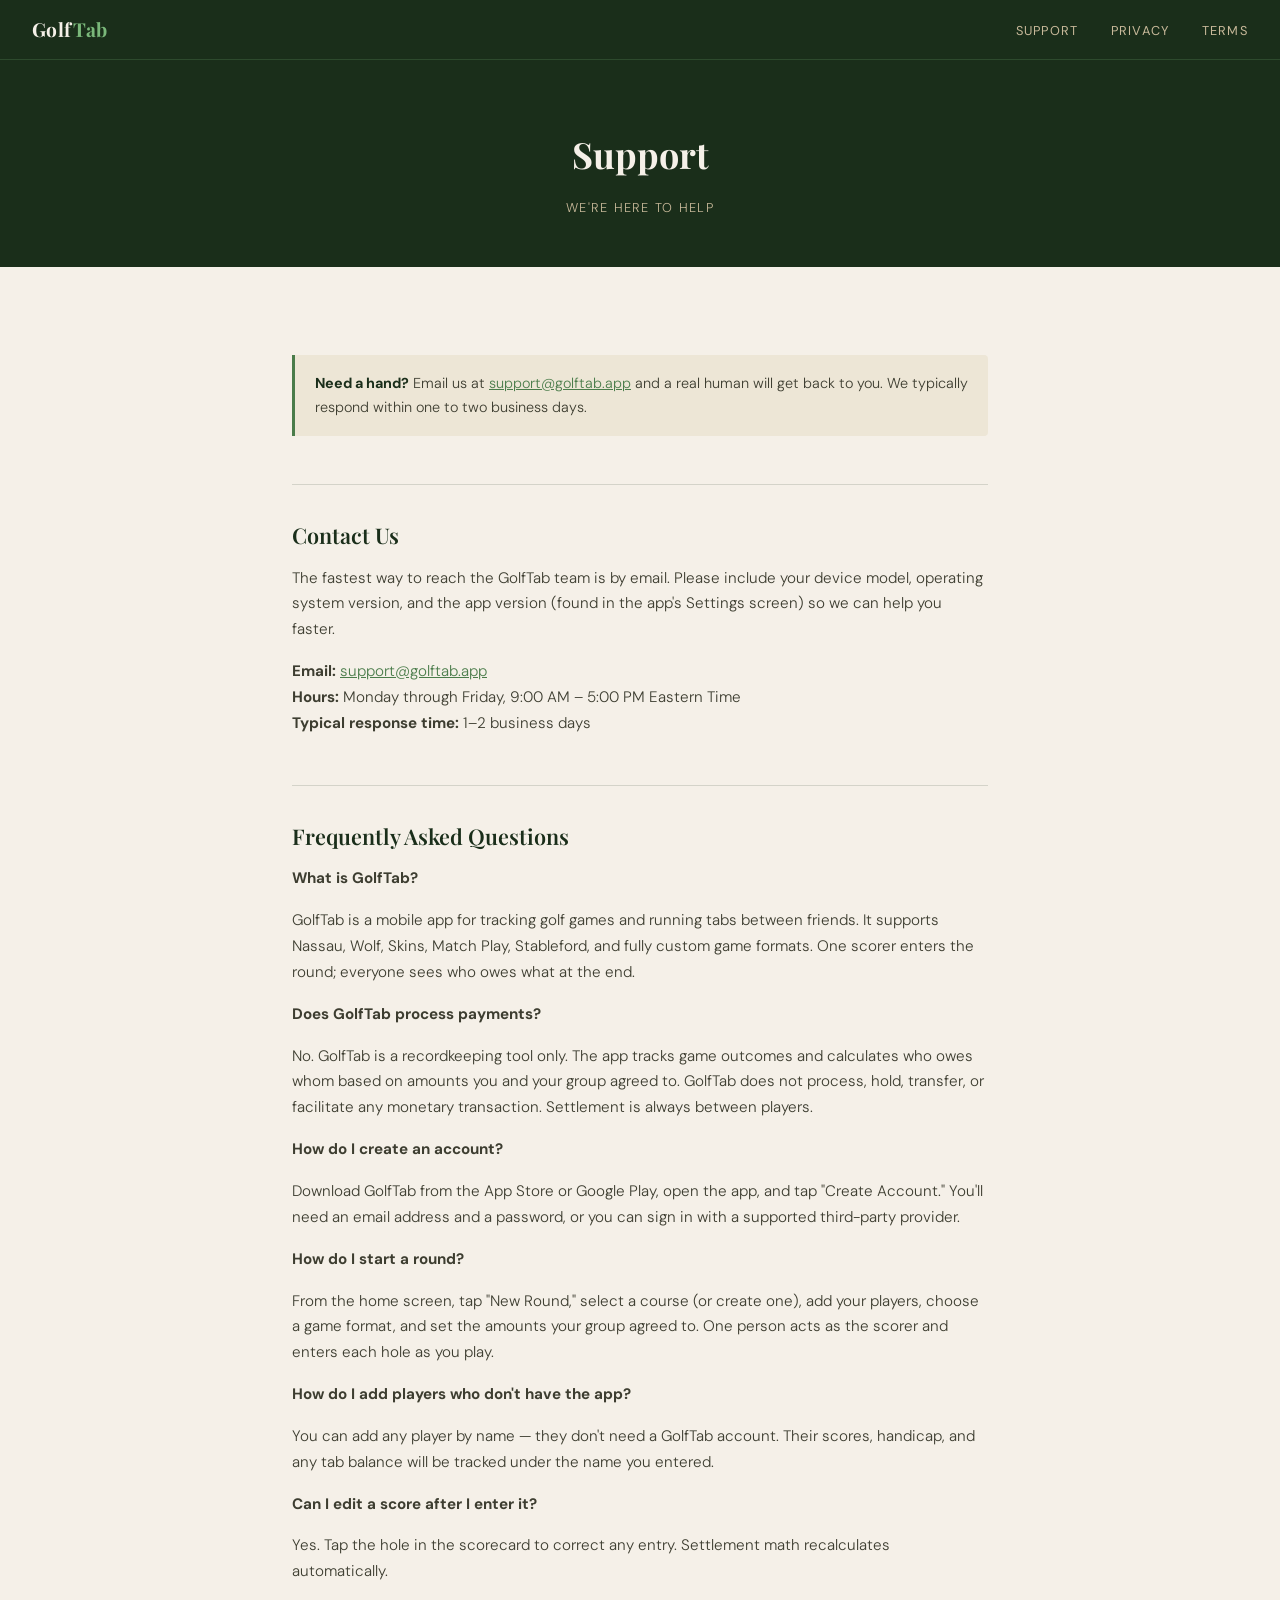
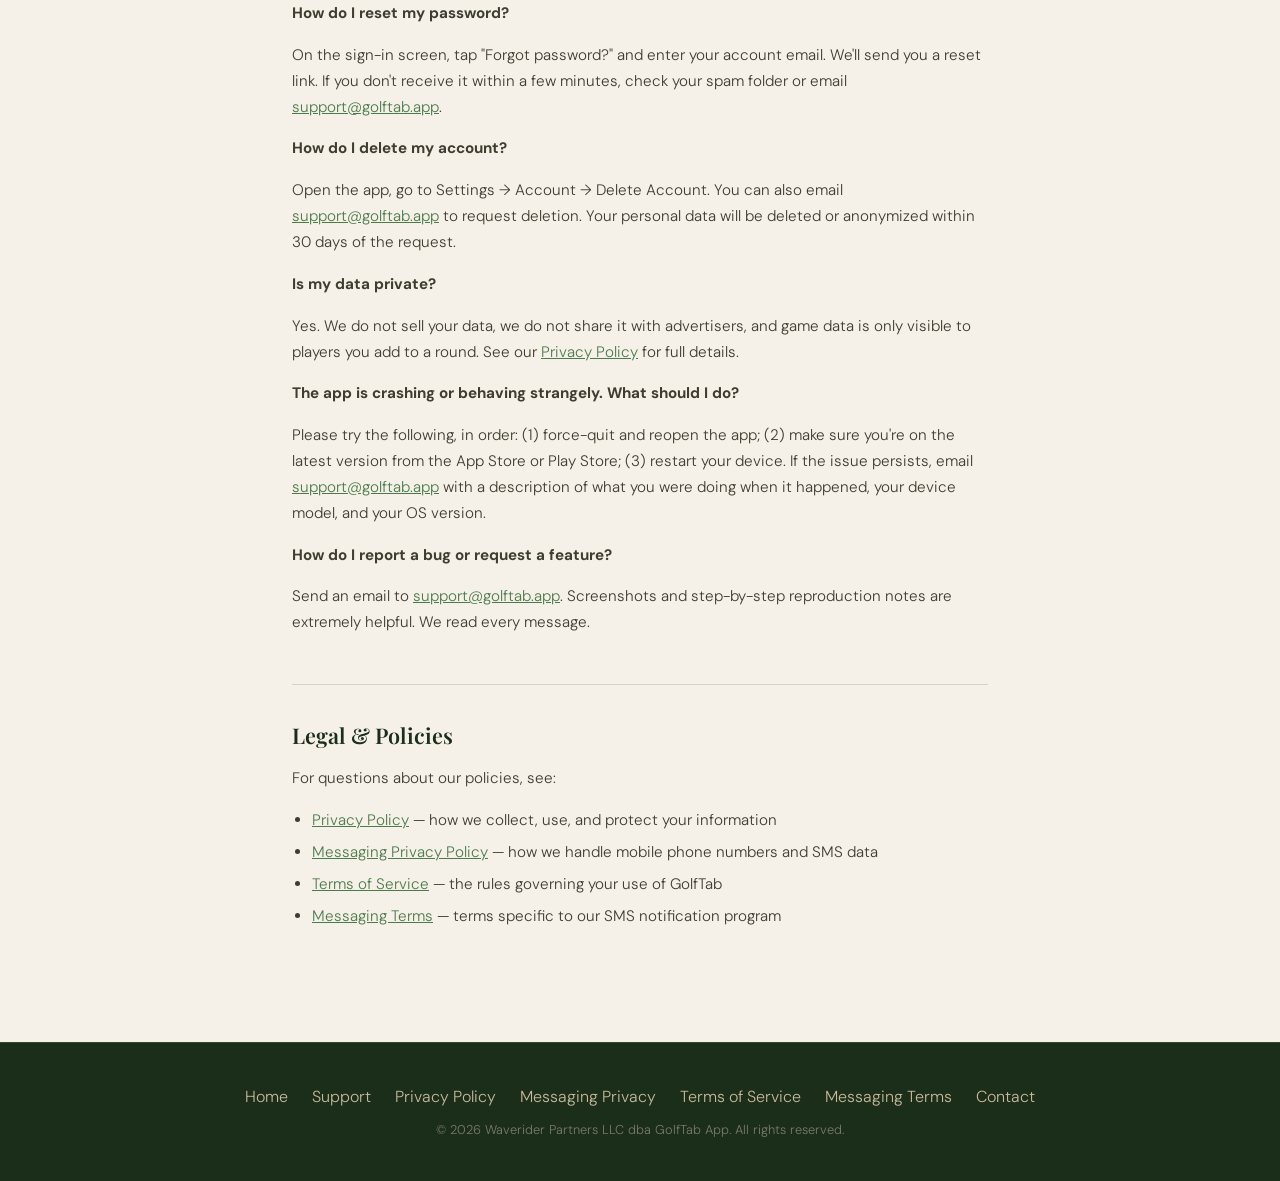
<file: support.html>
<!DOCTYPE html>
<html lang="en">
<head>
  <meta charset="UTF-8" />
  <meta name="viewport" content="width=device-width, initial-scale=1.0" />
  <title>Support — GolfTab App</title>
  <meta name="description" content="GolfTab App support. Get help with the app, report issues, and contact our team." />
  <link rel="stylesheet" href="style.css" />
</head>
<body>

<nav>
  <a href="index.html" class="nav-logo">Golf<span>Tab</span></a>
  <ul>
    <li><a href="support.html">Support</a></li>
    <li><a href="privacy.html">Privacy</a></li>
    <li><a href="terms.html">Terms</a></li>
  </ul>
</nav>

<div class="legal-hero">
  <h1>Support</h1>
  <p class="meta">We're here to help</p>
</div>

<div class="legal-body">

  <div class="callout">
    <strong>Need a hand?</strong> Email us at <a href="mailto:support@golftab.app">support@golftab.app</a> and a real human will get back to you. We typically respond within one to two business days.
  </div>

  <h2>Contact Us</h2>
  <p>The fastest way to reach the GolfTab team is by email. Please include your device model, operating system version, and the app version (found in the app's Settings screen) so we can help you faster.</p>
  <p>
    <strong>Email:</strong> <a href="mailto:support@golftab.app">support@golftab.app</a><br>
    <strong>Hours:</strong> Monday through Friday, 9:00 AM – 5:00 PM Eastern Time<br>
    <strong>Typical response time:</strong> 1–2 business days
  </p>

  <h2>Frequently Asked Questions</h2>

  <p><strong>What is GolfTab?</strong></p>
  <p>GolfTab is a mobile app for tracking golf games and running tabs between friends. It supports Nassau, Wolf, Skins, Match Play, Stableford, and fully custom game formats. One scorer enters the round; everyone sees who owes what at the end.</p>

  <p><strong>Does GolfTab process payments?</strong></p>
  <p>No. GolfTab is a recordkeeping tool only. The app tracks game outcomes and calculates who owes whom based on amounts you and your group agreed to. GolfTab does not process, hold, transfer, or facilitate any monetary transaction. Settlement is always between players.</p>

  <p><strong>How do I create an account?</strong></p>
  <p>Download GolfTab from the App Store or Google Play, open the app, and tap "Create Account." You'll need an email address and a password, or you can sign in with a supported third-party provider.</p>

  <p><strong>How do I start a round?</strong></p>
  <p>From the home screen, tap "New Round," select a course (or create one), add your players, choose a game format, and set the amounts your group agreed to. One person acts as the scorer and enters each hole as you play.</p>

  <p><strong>How do I add players who don't have the app?</strong></p>
  <p>You can add any player by name — they don't need a GolfTab account. Their scores, handicap, and any tab balance will be tracked under the name you entered.</p>

  <p><strong>Can I edit a score after I enter it?</strong></p>
  <p>Yes. Tap the hole in the scorecard to correct any entry. Settlement math recalculates automatically.</p>

  <p><strong>How do I reset my password?</strong></p>
  <p>On the sign-in screen, tap "Forgot password?" and enter your account email. We'll send you a reset link. If you don't receive it within a few minutes, check your spam folder or email <a href="mailto:support@golftab.app">support@golftab.app</a>.</p>

  <p><strong>How do I delete my account?</strong></p>
  <p>Open the app, go to Settings → Account → Delete Account. You can also email <a href="mailto:support@golftab.app">support@golftab.app</a> to request deletion. Your personal data will be deleted or anonymized within 30 days of the request.</p>

  <p><strong>Is my data private?</strong></p>
  <p>Yes. We do not sell your data, we do not share it with advertisers, and game data is only visible to players you add to a round. See our <a href="privacy.html">Privacy Policy</a> for full details.</p>

  <p><strong>The app is crashing or behaving strangely. What should I do?</strong></p>
  <p>Please try the following, in order: (1) force-quit and reopen the app; (2) make sure you're on the latest version from the App Store or Play Store; (3) restart your device. If the issue persists, email <a href="mailto:support@golftab.app">support@golftab.app</a> with a description of what you were doing when it happened, your device model, and your OS version.</p>

  <p><strong>How do I report a bug or request a feature?</strong></p>
  <p>Send an email to <a href="mailto:support@golftab.app">support@golftab.app</a>. Screenshots and step-by-step reproduction notes are extremely helpful. We read every message.</p>

  <h2>Legal &amp; Policies</h2>
  <p>For questions about our policies, see:</p>
  <ul>
    <li><a href="privacy.html">Privacy Policy</a> — how we collect, use, and protect your information</li>
    <li><a href="messaging-privacy.html">Messaging Privacy Policy</a> — how we handle mobile phone numbers and SMS data</li>
    <li><a href="terms.html">Terms of Service</a> — the rules governing your use of GolfTab</li>
    <li><a href="messaging-terms.html">Messaging Terms</a> — terms specific to our SMS notification program</li>
  </ul>

</div>

<footer>
  <div class="footer-links">
    <a href="index.html">Home</a>
    <a href="support.html">Support</a>
    <a href="privacy.html">Privacy Policy</a>
    <a href="messaging-privacy.html">Messaging Privacy</a>
    <a href="terms.html">Terms of Service</a>
    <a href="messaging-terms.html">Messaging Terms</a>
    <a href="mailto:support@golftab.app">Contact</a>
  </div>
  <p>&copy; 2026 Waverider Partners LLC dba GolfTab App. All rights reserved.</p>
</footer>

</body>
</html>
</file>
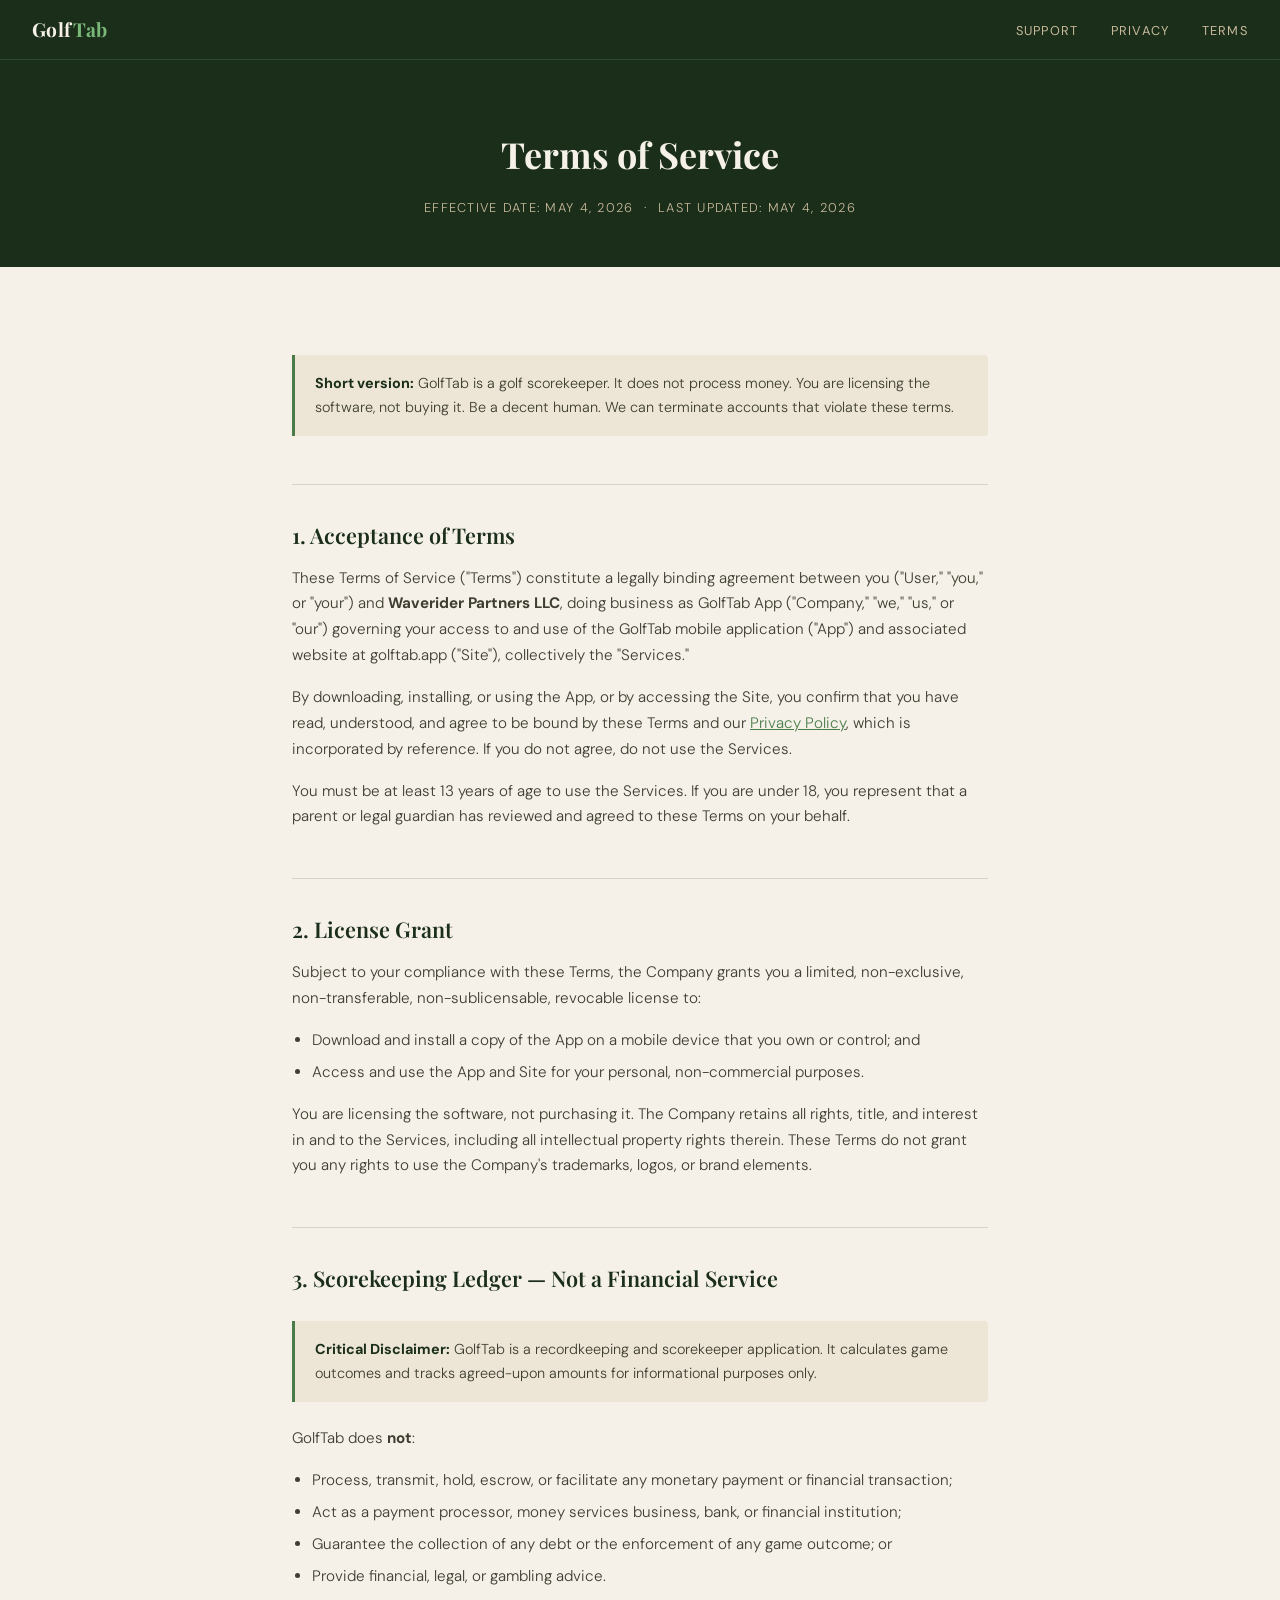
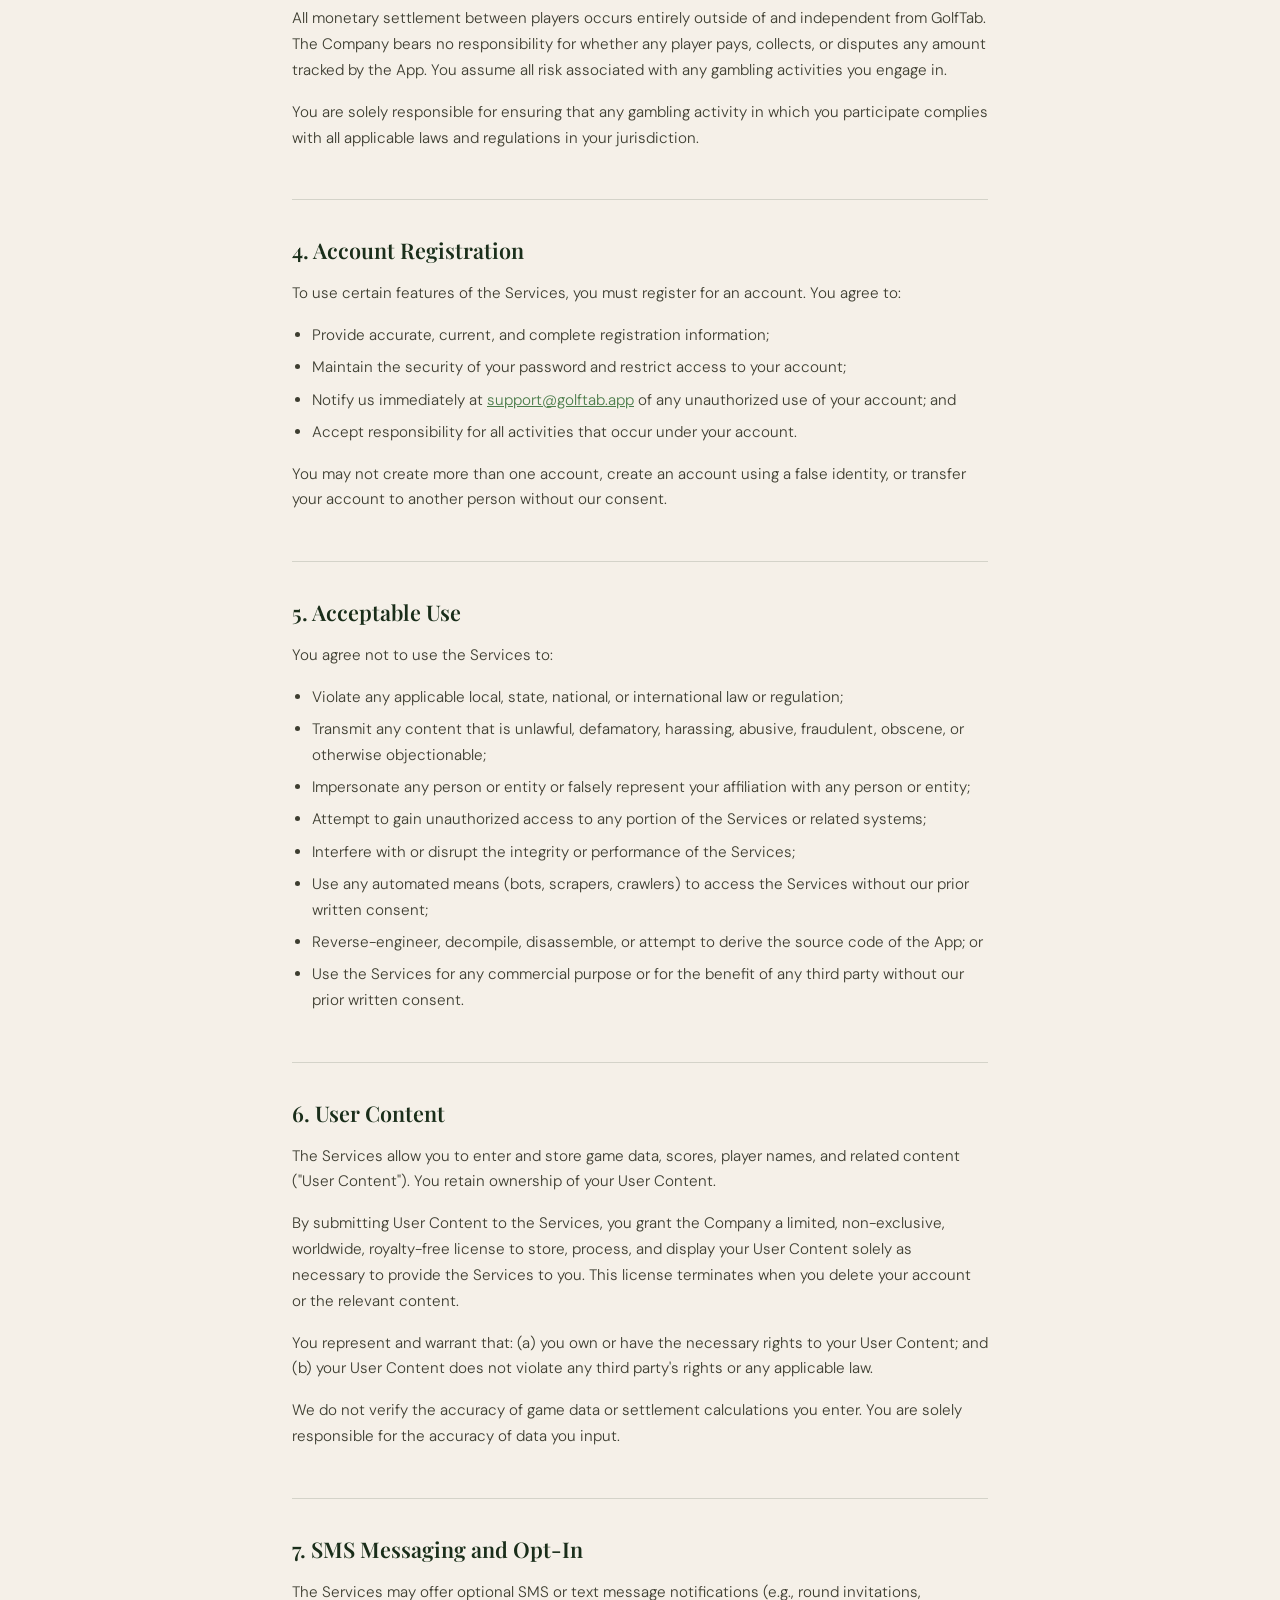
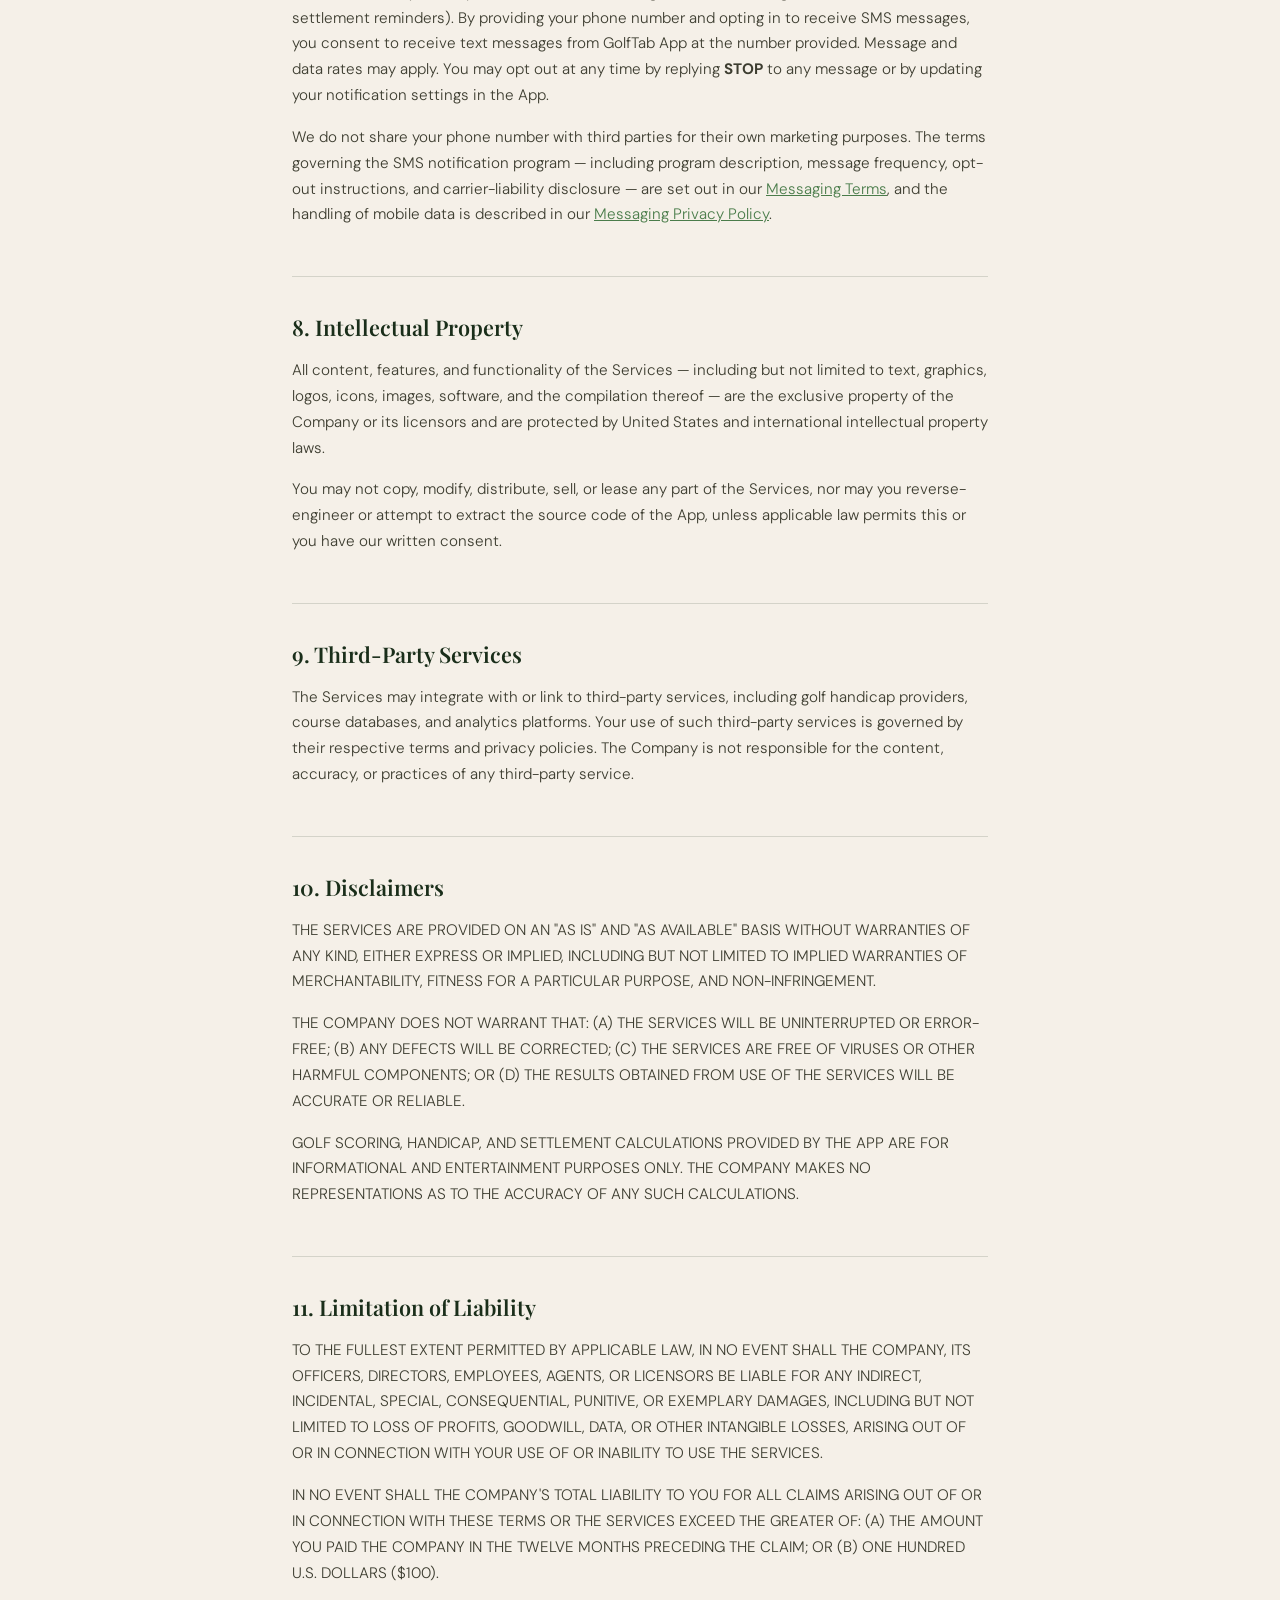
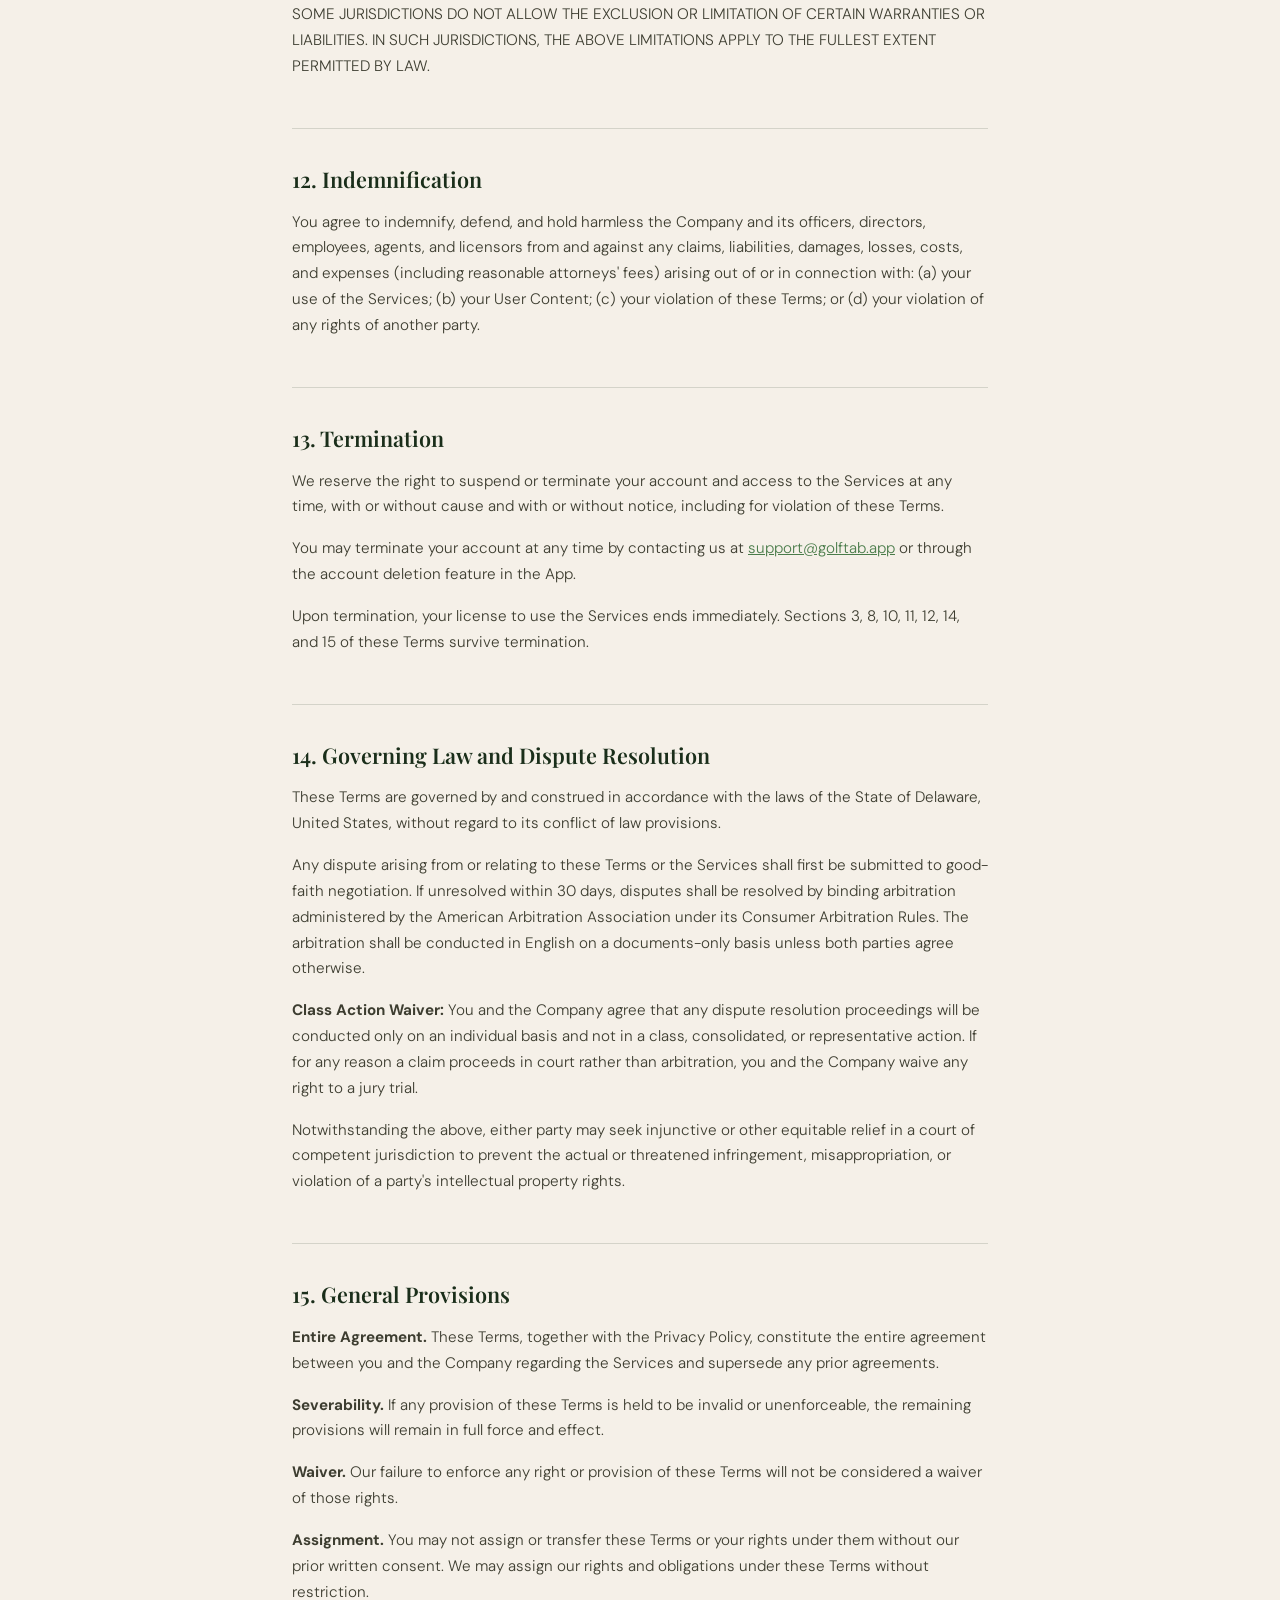
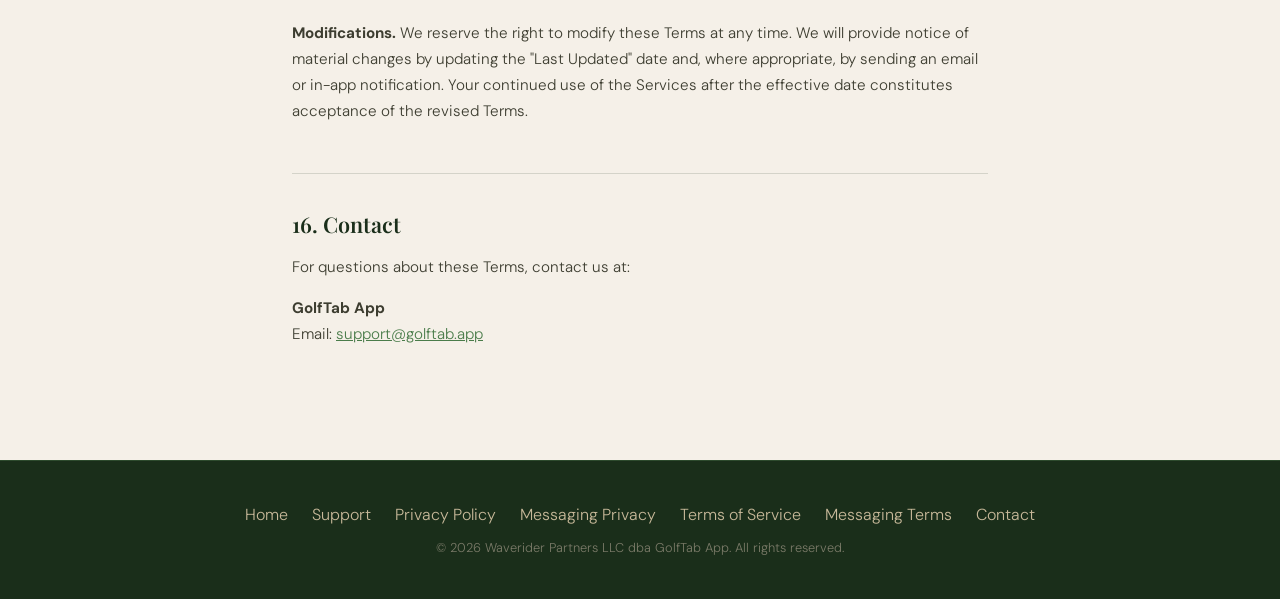
<file: terms.html>
<!DOCTYPE html>
<html lang="en">
<head>
  <meta charset="UTF-8" />
  <meta name="viewport" content="width=device-width, initial-scale=1.0" />
  <title>Terms of Service — GolfTab App</title>
  <meta name="description" content="GolfTab App Terms of Service. The rules governing your use of the GolfTab application and website." />
  <link rel="stylesheet" href="style.css" />
</head>
<body>

<nav>
  <a href="index.html" class="nav-logo">Golf<span>Tab</span></a>
  <ul>
    <li><a href="support.html">Support</a></li>
    <li><a href="privacy.html">Privacy</a></li>
    <li><a href="terms.html">Terms</a></li>
  </ul>
</nav>

<div class="legal-hero">
  <h1>Terms of Service</h1>
  <p class="meta">Effective Date: May 4, 2026 &nbsp;·&nbsp; Last Updated: May 4, 2026</p>
</div>

<div class="legal-body">

  <div class="callout">
    <strong>Short version:</strong> GolfTab is a golf scorekeeper. It does not process money. You are licensing the software, not buying it. Be a decent human. We can terminate accounts that violate these terms.
  </div>

  <h2>1. Acceptance of Terms</h2>
  <p>These Terms of Service ("Terms") constitute a legally binding agreement between you ("User," "you," or "your") and <strong>Waverider Partners LLC</strong>, doing business as GolfTab App ("Company," "we," "us," or "our") governing your access to and use of the GolfTab mobile application ("App") and associated website at golftab.app ("Site"), collectively the "Services."</p>
  <p>By downloading, installing, or using the App, or by accessing the Site, you confirm that you have read, understood, and agree to be bound by these Terms and our <a href="privacy.html">Privacy Policy</a>, which is incorporated by reference. If you do not agree, do not use the Services.</p>
  <p>You must be at least 13 years of age to use the Services. If you are under 18, you represent that a parent or legal guardian has reviewed and agreed to these Terms on your behalf.</p>

  <h2>2. License Grant</h2>
  <p>Subject to your compliance with these Terms, the Company grants you a limited, non-exclusive, non-transferable, non-sublicensable, revocable license to:</p>
  <ul>
    <li>Download and install a copy of the App on a mobile device that you own or control; and</li>
    <li>Access and use the App and Site for your personal, non-commercial purposes.</li>
  </ul>
  <p>You are licensing the software, not purchasing it. The Company retains all rights, title, and interest in and to the Services, including all intellectual property rights therein. These Terms do not grant you any rights to use the Company's trademarks, logos, or brand elements.</p>

  <h2>3. Scorekeeping Ledger — Not a Financial Service</h2>
  <div class="callout">
    <strong>Critical Disclaimer:</strong> GolfTab is a recordkeeping and scorekeeper application. It calculates game outcomes and tracks agreed-upon amounts for informational purposes only.
  </div>
  <p>GolfTab does <strong>not</strong>:</p>
  <ul>
    <li>Process, transmit, hold, escrow, or facilitate any monetary payment or financial transaction;</li>
    <li>Act as a payment processor, money services business, bank, or financial institution;</li>
    <li>Guarantee the collection of any debt or the enforcement of any game outcome; or</li>
    <li>Provide financial, legal, or gambling advice.</li>
  </ul>
  <p>All monetary settlement between players occurs entirely outside of and independent from GolfTab. The Company bears no responsibility for whether any player pays, collects, or disputes any amount tracked by the App. You assume all risk associated with any gambling activities you engage in.</p>
  <p>You are solely responsible for ensuring that any gambling activity in which you participate complies with all applicable laws and regulations in your jurisdiction.</p>

  <h2>4. Account Registration</h2>
  <p>To use certain features of the Services, you must register for an account. You agree to:</p>
  <ul>
    <li>Provide accurate, current, and complete registration information;</li>
    <li>Maintain the security of your password and restrict access to your account;</li>
    <li>Notify us immediately at <a href="mailto:support@golftab.app">support@golftab.app</a> of any unauthorized use of your account; and</li>
    <li>Accept responsibility for all activities that occur under your account.</li>
  </ul>
  <p>You may not create more than one account, create an account using a false identity, or transfer your account to another person without our consent.</p>

  <h2>5. Acceptable Use</h2>
  <p>You agree not to use the Services to:</p>
  <ul>
    <li>Violate any applicable local, state, national, or international law or regulation;</li>
    <li>Transmit any content that is unlawful, defamatory, harassing, abusive, fraudulent, obscene, or otherwise objectionable;</li>
    <li>Impersonate any person or entity or falsely represent your affiliation with any person or entity;</li>
    <li>Attempt to gain unauthorized access to any portion of the Services or related systems;</li>
    <li>Interfere with or disrupt the integrity or performance of the Services;</li>
    <li>Use any automated means (bots, scrapers, crawlers) to access the Services without our prior written consent;</li>
    <li>Reverse-engineer, decompile, disassemble, or attempt to derive the source code of the App; or</li>
    <li>Use the Services for any commercial purpose or for the benefit of any third party without our prior written consent.</li>
  </ul>

  <h2>6. User Content</h2>
  <p>The Services allow you to enter and store game data, scores, player names, and related content ("User Content"). You retain ownership of your User Content.</p>
  <p>By submitting User Content to the Services, you grant the Company a limited, non-exclusive, worldwide, royalty-free license to store, process, and display your User Content solely as necessary to provide the Services to you. This license terminates when you delete your account or the relevant content.</p>
  <p>You represent and warrant that: (a) you own or have the necessary rights to your User Content; and (b) your User Content does not violate any third party's rights or any applicable law.</p>
  <p>We do not verify the accuracy of game data or settlement calculations you enter. You are solely responsible for the accuracy of data you input.</p>

  <h2>7. SMS Messaging and Opt-In</h2>
  <p>The Services may offer optional SMS or text message notifications (e.g., round invitations, settlement reminders). By providing your phone number and opting in to receive SMS messages, you consent to receive text messages from GolfTab App at the number provided. Message and data rates may apply. You may opt out at any time by replying <strong>STOP</strong> to any message or by updating your notification settings in the App.</p>
  <p>We do not share your phone number with third parties for their own marketing purposes. The terms governing the SMS notification program — including program description, message frequency, opt-out instructions, and carrier-liability disclosure — are set out in our <a href="messaging-terms.html">Messaging Terms</a>, and the handling of mobile data is described in our <a href="messaging-privacy.html">Messaging Privacy Policy</a>.</p>

  <h2>8. Intellectual Property</h2>
  <p>All content, features, and functionality of the Services — including but not limited to text, graphics, logos, icons, images, software, and the compilation thereof — are the exclusive property of the Company or its licensors and are protected by United States and international intellectual property laws.</p>
  <p>You may not copy, modify, distribute, sell, or lease any part of the Services, nor may you reverse-engineer or attempt to extract the source code of the App, unless applicable law permits this or you have our written consent.</p>

  <h2>9. Third-Party Services</h2>
  <p>The Services may integrate with or link to third-party services, including golf handicap providers, course databases, and analytics platforms. Your use of such third-party services is governed by their respective terms and privacy policies. The Company is not responsible for the content, accuracy, or practices of any third-party service.</p>

  <h2>10. Disclaimers</h2>
  <p>THE SERVICES ARE PROVIDED ON AN "AS IS" AND "AS AVAILABLE" BASIS WITHOUT WARRANTIES OF ANY KIND, EITHER EXPRESS OR IMPLIED, INCLUDING BUT NOT LIMITED TO IMPLIED WARRANTIES OF MERCHANTABILITY, FITNESS FOR A PARTICULAR PURPOSE, AND NON-INFRINGEMENT.</p>
  <p>THE COMPANY DOES NOT WARRANT THAT: (A) THE SERVICES WILL BE UNINTERRUPTED OR ERROR-FREE; (B) ANY DEFECTS WILL BE CORRECTED; (C) THE SERVICES ARE FREE OF VIRUSES OR OTHER HARMFUL COMPONENTS; OR (D) THE RESULTS OBTAINED FROM USE OF THE SERVICES WILL BE ACCURATE OR RELIABLE.</p>
  <p>GOLF SCORING, HANDICAP, AND SETTLEMENT CALCULATIONS PROVIDED BY THE APP ARE FOR INFORMATIONAL AND ENTERTAINMENT PURPOSES ONLY. THE COMPANY MAKES NO REPRESENTATIONS AS TO THE ACCURACY OF ANY SUCH CALCULATIONS.</p>

  <h2>11. Limitation of Liability</h2>
  <p>TO THE FULLEST EXTENT PERMITTED BY APPLICABLE LAW, IN NO EVENT SHALL THE COMPANY, ITS OFFICERS, DIRECTORS, EMPLOYEES, AGENTS, OR LICENSORS BE LIABLE FOR ANY INDIRECT, INCIDENTAL, SPECIAL, CONSEQUENTIAL, PUNITIVE, OR EXEMPLARY DAMAGES, INCLUDING BUT NOT LIMITED TO LOSS OF PROFITS, GOODWILL, DATA, OR OTHER INTANGIBLE LOSSES, ARISING OUT OF OR IN CONNECTION WITH YOUR USE OF OR INABILITY TO USE THE SERVICES.</p>
  <p>IN NO EVENT SHALL THE COMPANY'S TOTAL LIABILITY TO YOU FOR ALL CLAIMS ARISING OUT OF OR IN CONNECTION WITH THESE TERMS OR THE SERVICES EXCEED THE GREATER OF: (A) THE AMOUNT YOU PAID THE COMPANY IN THE TWELVE MONTHS PRECEDING THE CLAIM; OR (B) ONE HUNDRED U.S. DOLLARS ($100).</p>
  <p>SOME JURISDICTIONS DO NOT ALLOW THE EXCLUSION OR LIMITATION OF CERTAIN WARRANTIES OR LIABILITIES. IN SUCH JURISDICTIONS, THE ABOVE LIMITATIONS APPLY TO THE FULLEST EXTENT PERMITTED BY LAW.</p>

  <h2>12. Indemnification</h2>
  <p>You agree to indemnify, defend, and hold harmless the Company and its officers, directors, employees, agents, and licensors from and against any claims, liabilities, damages, losses, costs, and expenses (including reasonable attorneys' fees) arising out of or in connection with: (a) your use of the Services; (b) your User Content; (c) your violation of these Terms; or (d) your violation of any rights of another party.</p>

  <h2>13. Termination</h2>
  <p>We reserve the right to suspend or terminate your account and access to the Services at any time, with or without cause and with or without notice, including for violation of these Terms.</p>
  <p>You may terminate your account at any time by contacting us at <a href="mailto:support@golftab.app">support@golftab.app</a> or through the account deletion feature in the App.</p>
  <p>Upon termination, your license to use the Services ends immediately. Sections 3, 8, 10, 11, 12, 14, and 15 of these Terms survive termination.</p>

  <h2>14. Governing Law and Dispute Resolution</h2>
  <p>These Terms are governed by and construed in accordance with the laws of the State of Delaware, United States, without regard to its conflict of law provisions.</p>
  <p>Any dispute arising from or relating to these Terms or the Services shall first be submitted to good-faith negotiation. If unresolved within 30 days, disputes shall be resolved by binding arbitration administered by the American Arbitration Association under its Consumer Arbitration Rules. The arbitration shall be conducted in English on a documents-only basis unless both parties agree otherwise.</p>
  <p><strong>Class Action Waiver:</strong> You and the Company agree that any dispute resolution proceedings will be conducted only on an individual basis and not in a class, consolidated, or representative action. If for any reason a claim proceeds in court rather than arbitration, you and the Company waive any right to a jury trial.</p>
  <p>Notwithstanding the above, either party may seek injunctive or other equitable relief in a court of competent jurisdiction to prevent the actual or threatened infringement, misappropriation, or violation of a party's intellectual property rights.</p>

  <h2>15. General Provisions</h2>
  <p><strong>Entire Agreement.</strong> These Terms, together with the Privacy Policy, constitute the entire agreement between you and the Company regarding the Services and supersede any prior agreements.</p>
  <p><strong>Severability.</strong> If any provision of these Terms is held to be invalid or unenforceable, the remaining provisions will remain in full force and effect.</p>
  <p><strong>Waiver.</strong> Our failure to enforce any right or provision of these Terms will not be considered a waiver of those rights.</p>
  <p><strong>Assignment.</strong> You may not assign or transfer these Terms or your rights under them without our prior written consent. We may assign our rights and obligations under these Terms without restriction.</p>
  <p><strong>Modifications.</strong> We reserve the right to modify these Terms at any time. We will provide notice of material changes by updating the "Last Updated" date and, where appropriate, by sending an email or in-app notification. Your continued use of the Services after the effective date constitutes acceptance of the revised Terms.</p>

  <h2>16. Contact</h2>
  <p>For questions about these Terms, contact us at:</p>
  <p>
    <strong>GolfTab App</strong><br>
    Email: <a href="mailto:support@golftab.app">support@golftab.app</a>
  </p>

</div>

<footer>
  <div class="footer-links">
    <a href="index.html">Home</a>
    <a href="support.html">Support</a>
    <a href="privacy.html">Privacy Policy</a>
    <a href="messaging-privacy.html">Messaging Privacy</a>
    <a href="terms.html">Terms of Service</a>
    <a href="messaging-terms.html">Messaging Terms</a>
    <a href="mailto:support@golftab.app">Contact</a>
  </div>
  <p>&copy; 2026 Waverider Partners LLC dba GolfTab App. All rights reserved.</p>
</footer>

</body>
</html>
</file>
<file: style.css>
@import url('https://fonts.googleapis.com/css2?family=Playfair+Display:wght@400;600;700&family=DM+Sans:ital,wght@0,300;0,400;0,500;1,300&display=swap');

*, *::before, *::after { box-sizing: border-box; margin: 0; padding: 0; }

:root {
  --green-deep:   #1a2e1a;
  --green-mid:    #2d4a2d;
  --green-accent: #4a7c4a;
  --green-light:  #7ab87a;
  --cream:        #f5f0e8;
  --cream-dark:   #ede6d6;
  --tan:          #c8b99a;
  --ink:          #1a1a14;
  --ink-soft:     #3d3d30;
  --muted:        #7a7a68;
  --white:        #ffffff;
  --rule:         rgba(26,46,26,0.15);
}

html { scroll-behavior: smooth; }

body {
  font-family: 'DM Sans', sans-serif;
  font-weight: 300;
  background: var(--cream);
  color: var(--ink);
  line-height: 1.7;
  font-size: 16px;
}

/* ── NAV ── */
nav {
  position: sticky; top: 0; z-index: 100;
  background: var(--green-deep);
  padding: 0 2rem;
  display: flex; align-items: center; justify-content: space-between;
  height: 60px;
  border-bottom: 1px solid var(--green-mid);
}
.nav-logo {
  font-family: 'Playfair Display', serif;
  font-size: 1.2rem;
  font-weight: 700;
  color: var(--cream);
  text-decoration: none;
  letter-spacing: 0.02em;
}
.nav-logo span { color: var(--green-light); }
nav ul {
  list-style: none;
  display: flex; gap: 2rem;
}
nav ul a {
  font-size: 0.8rem;
  font-weight: 400;
  letter-spacing: 0.1em;
  text-transform: uppercase;
  color: var(--tan);
  text-decoration: none;
  transition: color 0.2s;
}
nav ul a:hover { color: var(--cream); }

/* ── HERO ── */
.hero {
  background: var(--green-deep);
  padding: 6rem 2rem 5rem;
  text-align: center;
  position: relative;
  overflow: hidden;
}
.hero::before {
  content: '';
  position: absolute; inset: 0;
  background: radial-gradient(ellipse at 50% 120%, var(--green-mid) 0%, transparent 65%);
  pointer-events: none;
}
.hero-eyebrow {
  font-size: 0.7rem;
  letter-spacing: 0.25em;
  text-transform: uppercase;
  color: var(--green-light);
  margin-bottom: 1.25rem;
  font-weight: 500;
}
.hero h1 {
  font-family: 'Playfair Display', serif;
  font-size: clamp(2.5rem, 6vw, 4.5rem);
  font-weight: 700;
  color: var(--cream);
  line-height: 1.1;
  max-width: 700px;
  margin: 0 auto 1.5rem;
}
.hero h1 em {
  font-style: italic;
  color: var(--green-light);
}
.hero-sub {
  font-size: 1.05rem;
  color: var(--tan);
  max-width: 480px;
  margin: 0 auto 2.5rem;
  font-weight: 300;
}
.btn {
  display: inline-block;
  padding: 0.85rem 2.25rem;
  background: var(--green-accent);
  color: var(--cream);
  border-radius: 4px;
  font-size: 0.8rem;
  font-weight: 500;
  letter-spacing: 0.12em;
  text-transform: uppercase;
  text-decoration: none;
  transition: background 0.2s, transform 0.15s;
}
.btn:hover { background: var(--green-light); transform: translateY(-1px); }
.btn-outline {
  background: transparent;
  border: 1px solid var(--green-accent);
  color: var(--green-light);
  margin-left: 1rem;
}
.btn-outline:hover { background: var(--green-mid); }

/* ── FEATURES ── */
.features {
  display: grid;
  grid-template-columns: repeat(auto-fit, minmax(220px, 1fr));
  gap: 1px;
  background: var(--rule);
  border-top: 1px solid var(--rule);
  border-bottom: 1px solid var(--rule);
}
.feature-card {
  background: var(--cream);
  padding: 2.5rem 2rem;
}
.feature-icon {
  font-size: 1.8rem;
  margin-bottom: 1rem;
}
.feature-card h3 {
  font-family: 'Playfair Display', serif;
  font-size: 1.1rem;
  font-weight: 600;
  margin-bottom: 0.5rem;
  color: var(--green-deep);
}
.feature-card p {
  font-size: 0.9rem;
  color: var(--ink-soft);
  line-height: 1.65;
}

/* ── DISCLAIMER BAND ── */
.disclaimer-band {
  background: var(--green-mid);
  padding: 2rem;
  text-align: center;
}
.disclaimer-band p {
  font-size: 0.85rem;
  color: var(--tan);
  max-width: 640px;
  margin: 0 auto;
  line-height: 1.6;
}
.disclaimer-band strong { color: var(--cream); }

/* ── LEGAL PAGES ── */
.legal-hero {
  background: var(--green-deep);
  padding: 4rem 2rem 3rem;
  text-align: center;
}
.legal-hero h1 {
  font-family: 'Playfair Display', serif;
  font-size: 2.25rem;
  color: var(--cream);
  font-weight: 700;
}
.legal-hero .meta {
  font-size: 0.8rem;
  letter-spacing: 0.1em;
  text-transform: uppercase;
  color: var(--tan);
  margin-top: 0.75rem;
}

.legal-body {
  max-width: 760px;
  margin: 0 auto;
  padding: 4rem 2rem 6rem;
}
.legal-body h2 {
  font-family: 'Playfair Display', serif;
  font-size: 1.35rem;
  font-weight: 600;
  color: var(--green-deep);
  margin: 3rem 0 0.75rem;
  padding-top: 2rem;
  border-top: 1px solid var(--rule);
}
.legal-body h2:first-child { border-top: none; margin-top: 0; padding-top: 0; }
.legal-body p { margin-bottom: 1rem; color: var(--ink-soft); font-size: 0.95rem; }
.legal-body ul {
  margin: 0.5rem 0 1rem 1.25rem;
  color: var(--ink-soft);
  font-size: 0.95rem;
}
.legal-body ul li { margin-bottom: 0.4rem; }
.legal-body a { color: var(--green-accent); text-decoration: underline; }
.legal-body .callout {
  background: var(--cream-dark);
  border-left: 3px solid var(--green-accent);
  padding: 1rem 1.25rem;
  margin: 1.5rem 0;
  border-radius: 0 4px 4px 0;
  font-size: 0.9rem;
  color: var(--ink-soft);
}
.legal-body .callout strong { color: var(--green-deep); }

/* ── FOOTER ── */
footer {
  background: var(--green-deep);
  padding: 2.5rem 2rem;
  text-align: center;
  border-top: 1px solid var(--green-mid);
}
footer p {
  font-size: 0.8rem;
  color: var(--muted);
  line-height: 1.8;
}
footer a { color: var(--tan); text-decoration: none; }
footer a:hover { color: var(--cream); }
.footer-links { margin-bottom: 0.5rem; display: flex; justify-content: center; gap: 1.5rem; flex-wrap: wrap; }

@media (max-width: 600px) {
  .hero { padding: 4rem 1.25rem 3.5rem; }
  .btn-outline { margin-left: 0; margin-top: 0.75rem; }
  nav ul { gap: 1rem; }
  .legal-body { padding: 2.5rem 1.25rem 4rem; }
}
</file>
